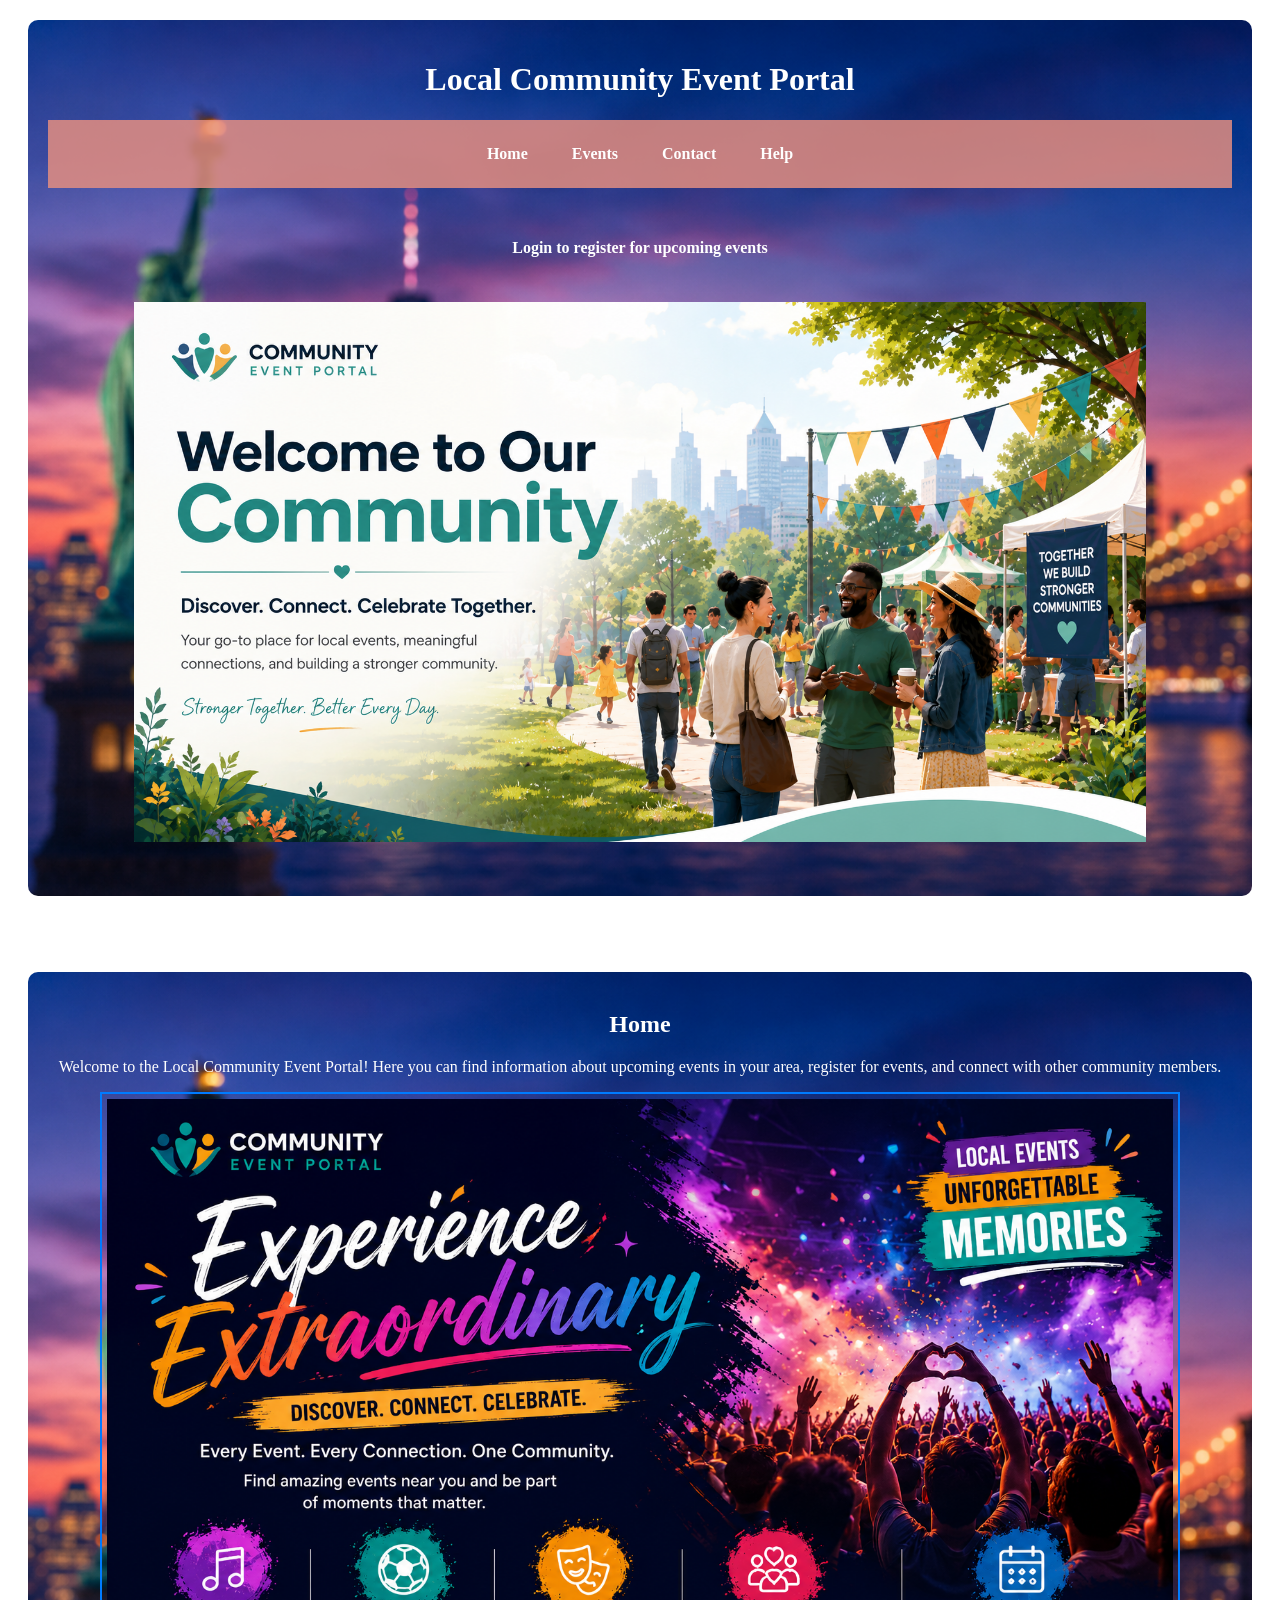
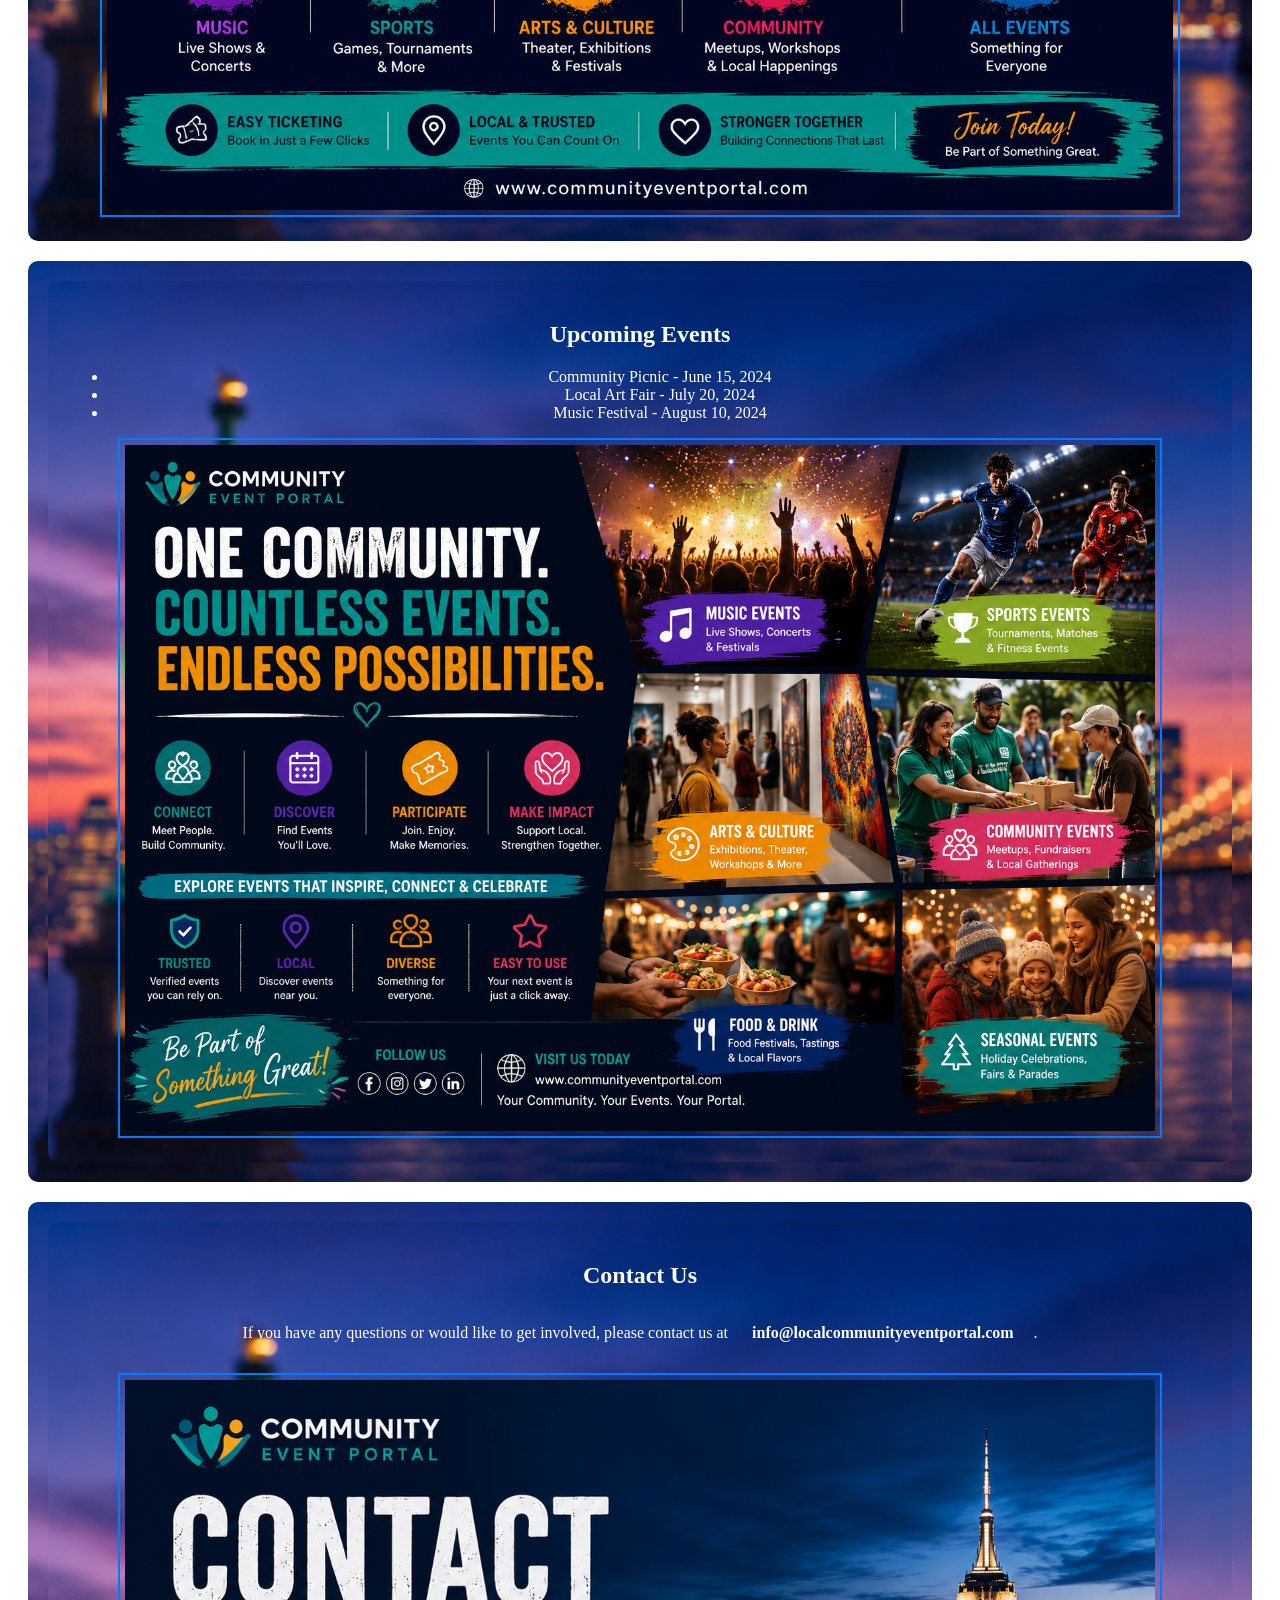
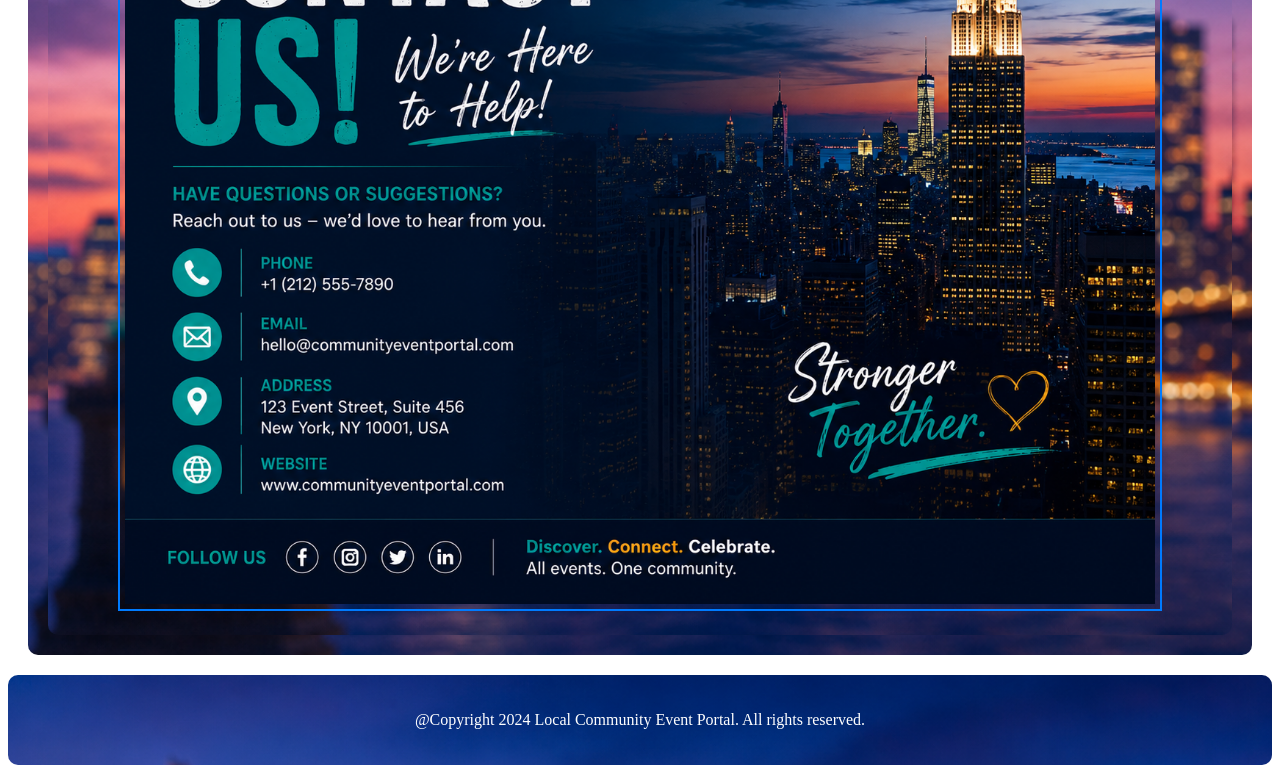
<file: Module 1 -CSS/Local-Community-Event-Portal/index.html>
﻿<!DOCTYPE html>
<html lang="en">
<head>
    <meta charset="UTF-8">
    <meta name="viewport" content="width=device-width, initial-scale=1.0">
    <title>Local Community Event Portal</title>
    <style>
                /* Styles all navigation links */
        a {
            text-decoration: none;   /* Removes underline */
            color: white;            /* Sets text color to white */
            font-weight: bold;       /* Makes text bold */
            display: inline-block;   /* Allows padding and margin */
            margin: 10px;            /* Adds space around links */
            align-items: center;     /* Aligns content (useful in flex layouts) */
            padding: 5px 10px;       /* Adds inner spacing */
            border-radius: 10px;     /* Rounds link corners */
        }

        /* Changes link color when hovered */
        nav a:hover {
            color: #007BFF;
        }

        /* Styles the navigation bar container */
        span {
            display: block;                 /* Makes span behave like a block */
            text-align: center;             /* Centers navigation links */
            margin-top: 10px;               /* Space above navigation */
            background-color: #e68f80d5;    /* Light coral background */
            padding: 10px;                  /* Inner spacing */
        }

        /* Centers images horizontally */
        .image {
            display: block;
            margin-left: auto;
            margin-right: auto;
        }

        /* Adds a border effect to highlighted images */
        .highlight {
            border: 2px solid #007BFF;      /* Blue border */
            padding: 5px;                   /* Space between image and border */
        }

        /* Styles the footer section */
        footer {
            text-align: center;             /* Centers footer text */
            margin-top: 20px;               /* Space above footer */
            padding: 10px;                  /* Inner spacing */
        }

        /* Common styling for all content containers */
        div {
            text-align: center;             /* Centers content */
            margin: 20px;                   /* Space around container */
            padding: 10px;                  /* Inner spacing */
            border-radius: 10px;            /* Rounded corners */
        }

        /* Styles the header/home-page section */
        #home-page {
            background-image: url('images/login-back.png'); /* Background image */
            background-size: cover;         /* Covers entire container */
            color: white;                   /* White text */
            padding: 20px;                  /* Inner spacing */
            border-radius: 10px;            /* Rounded corners */
        }

        /* Styles the Home section */
        #home {
            background-image: url('images/login-back.png');
            background-size: cover;
            color: white;
            padding: 20px;
            border-radius: 10px;
        }

        /* Styles the Events section */
        #events {
            background-image: url('images/login-back.png');
            background-size: cover;
            color: white;
            padding: 20px;
            border-radius: 10px;
        }

        /* Styles the Contact section */
        #contact {
            background-image: url('images/login-back.png');
            background-size: cover;
            color: white;
            padding: 20px;
            border-radius: 10px;
        }

        /* Footer background styling */
        footer {
            background-image: url('images/login-back.png');
            background-size: cover;
            color: white;
            padding: 20px;
            border-radius: 10px;
        }
        
        
    </style>
</head>
<body> 
    <header>
        <div id="home-page">
        <h1 align="center" >Local Community Event Portal</h1>
        <span>
        <nav>
            <a href="#Home">Home </a> 
            <a href="#events">Events </a>
            <a href="#contact">Contact </a>
            <a href="help.html">Help</a>
        </nav>
        </span><br><br>
        <a href="login.html">Login to register for upcoming events</a>
        <div id="welcome-banner">
            <img src="images/welcome.png" alt="Welcome Image" width="90%">
        </div>
        </div>
    </header>
    <br><br>
    <main>
        <div id="home">
        <section id="Home">
            <h1 align="center">Home</h1>
            <p>Welcome to the Local Community Event Portal! Here you can find information about upcoming events in your area, register for events, and connect with other community members.</p>
            <img src="images/home.png" alt="Community Event Image" class="highlight" width="90%" height="90%">
        </section>
        </div>
        <div id="events">
        <section id="events">
            <h1 align="center">Upcoming Events</h1>
            <ul>
                <li>Community Picnic - June 15, 2024</li>
                <li>Local Art Fair - July 20, 2024</li>
                <li>Music Festival - August 10, 2024</li>
            </ul>
            <img src="images/event.png" alt="Upcoming Events" class="highlight" width="90%" height="90%">
        </section>
        </div>
        <div id="contact">
        <section id="contact">
            <h1 align="center">Contact Us</h1>
            <p>If you have any questions or would like to get involved, please contact us at <a href="mailto:info@localcommunityeventportal.com">info@localcommunityeventportal.com</a>.</p>
            <img src="images/contact.png" alt="Contact Us" class="highlight" width="90%" height="90%">
        </section>
        </div>
        
    </main>
    <footer>
        
        <p>@Copyright 2024 Local Community Event Portal. All rights reserved.</p>
    </footer>
</body>
</html>
</file>
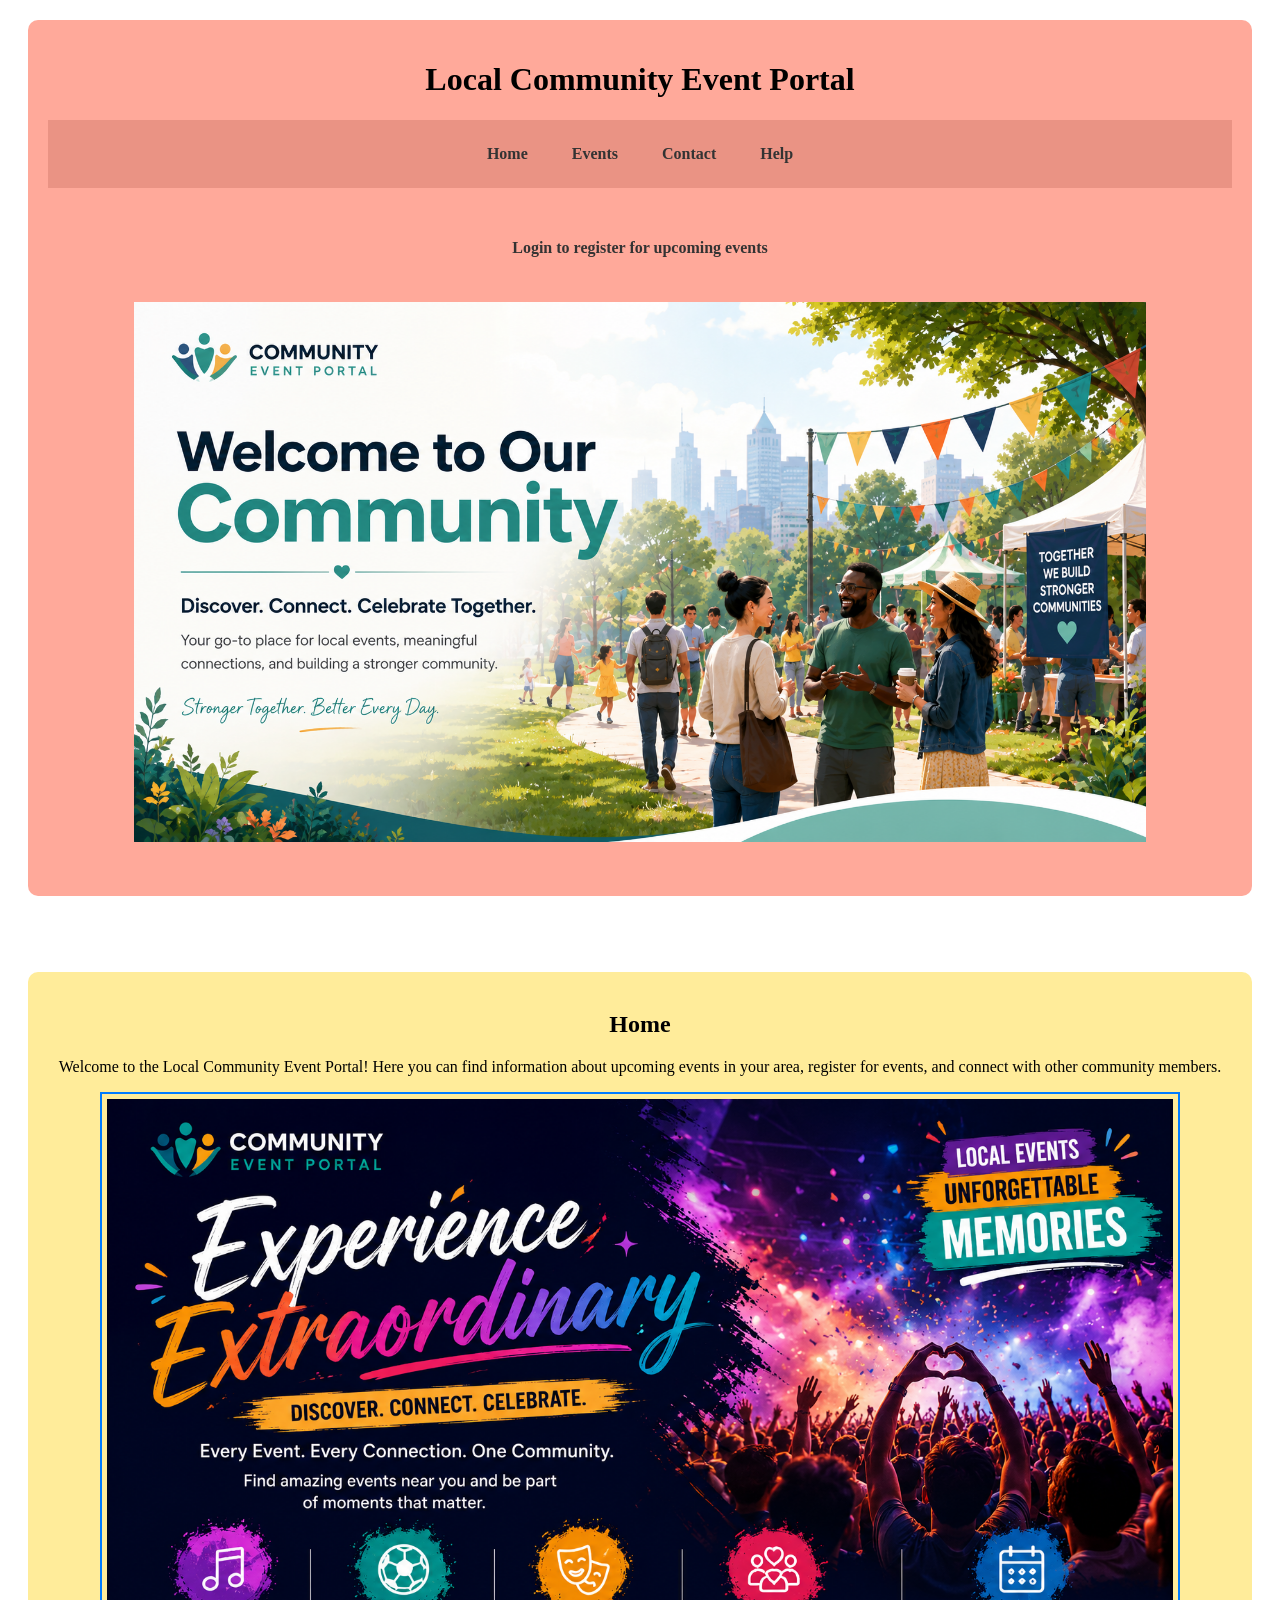
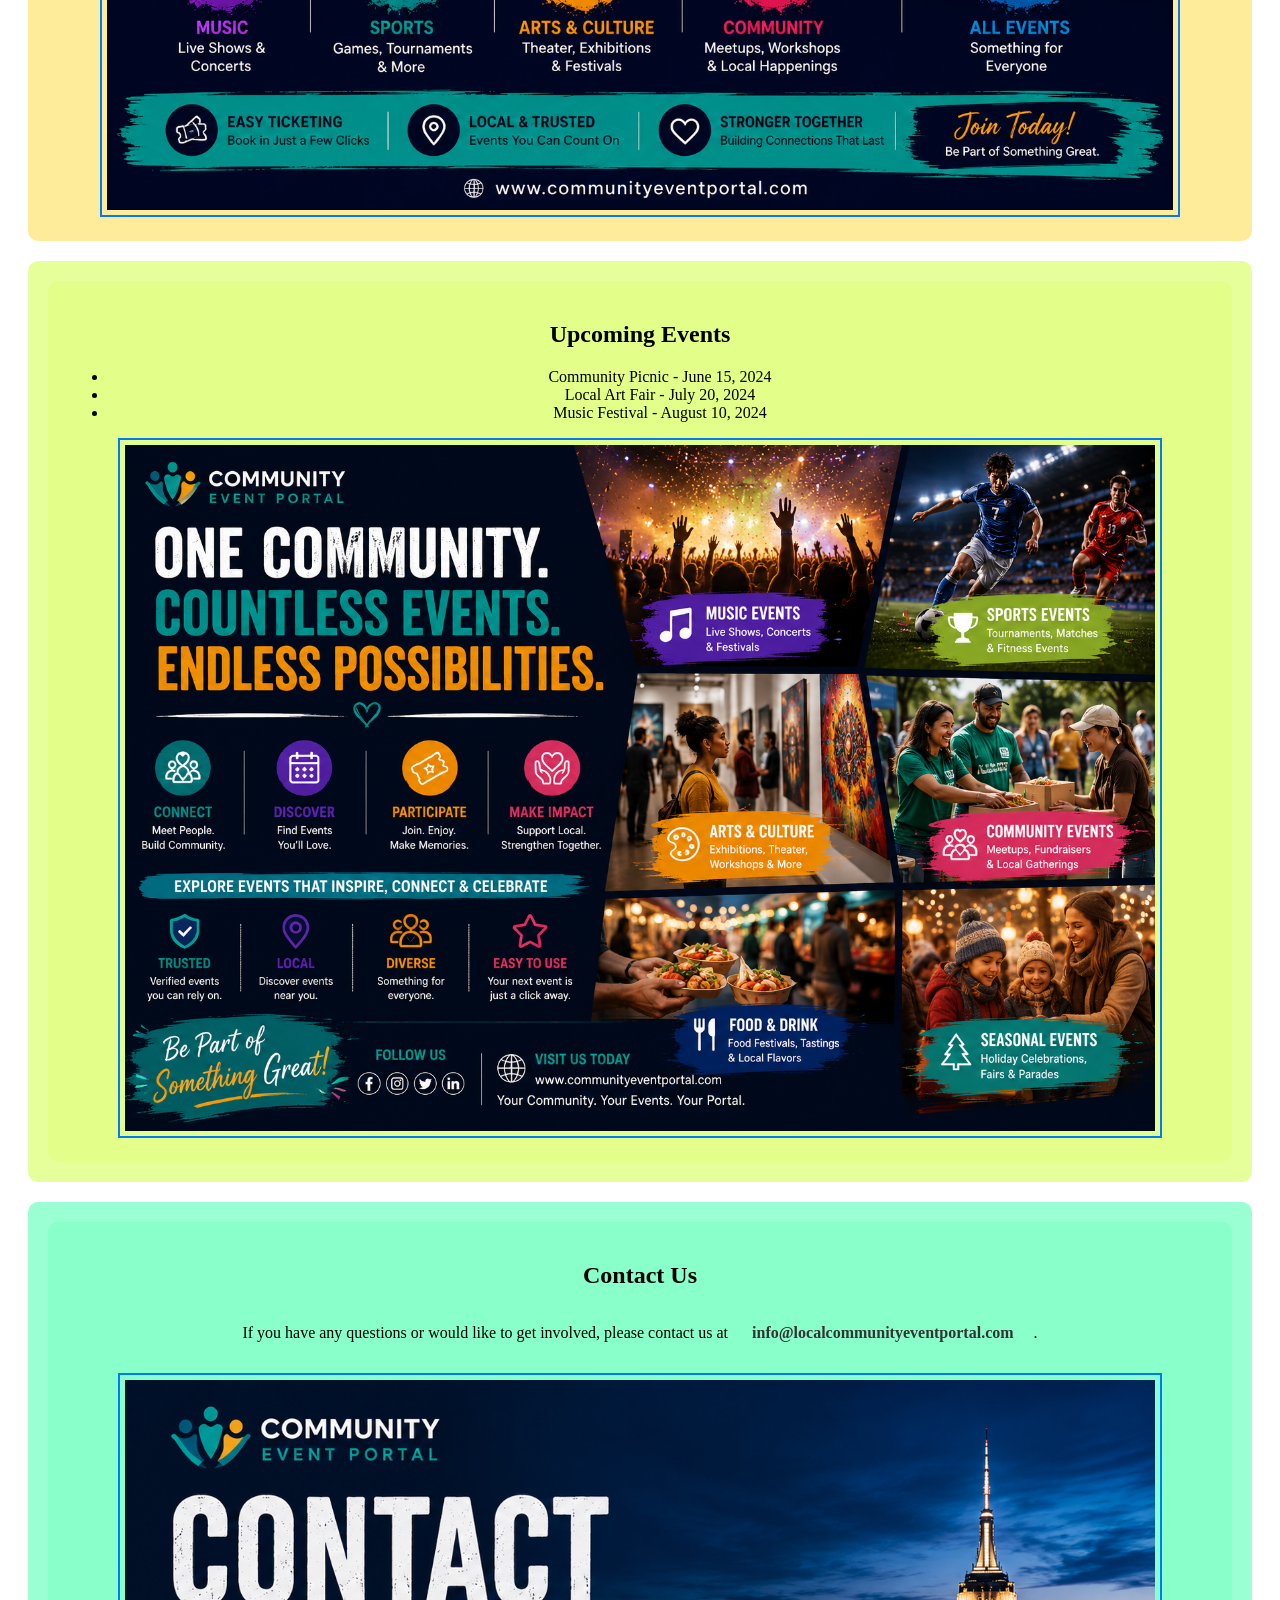
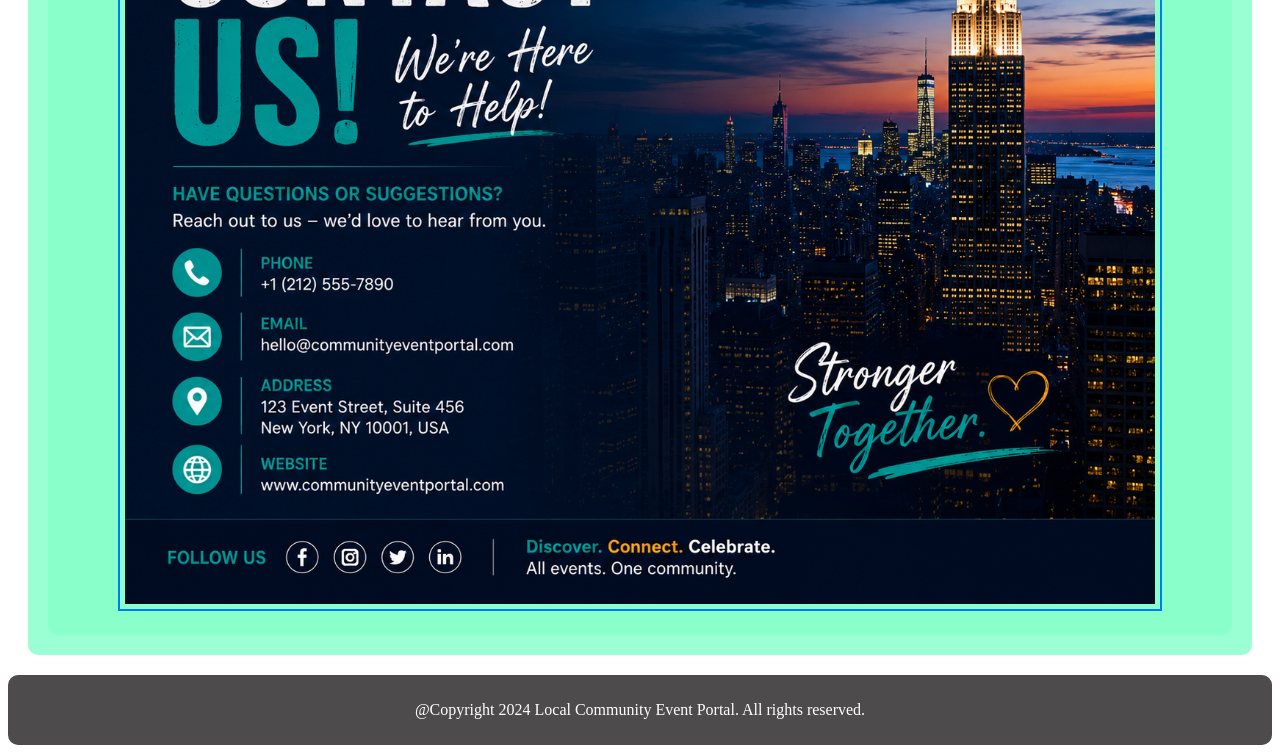
<file: Module 1 -HTML5/Local-Community-Event-Portal/index.html>
<!DOCTYPE html>
<html lang="en">
<head>
    <meta charset="UTF-8">
    <meta name="viewport" content="width=device-width, initial-scale=1.0">
    <title>Local Community Event Portal</title>
    <style>
         a {
            text-decoration: none;
            color: #333;
            font-weight: bold;
            display: inline-block;
            margin: 10px;
            align-items: center;
            padding: 5px 10px;
            border-radius: 10px;
        }
        nav a:hover {
            color: #007BFF;
        }
        span {
            display: block;
            text-align: center;
            margin-top: 10px;
            background-color: #e68f80d5;
            padding: 10px;
        }
        .image {
            display: block;
            margin-left: auto;
            margin-right: auto;
        }
        .highlight {
            border: 2px solid #007BFF;
            padding: 5px;
        }
        footer {
            text-align: center;
            margin-top: 20px;
            padding: 10px;
            
        }
        div{
            text-align: center;
            margin: 20px;
            padding: 10px;
            
            border-radius: 10px;

        }
        #home-page {
            background-color: #ff9987d5;
            padding: 20px;
            border-radius: 10px;
        }
        #home {
            background-color: #ffe987d5;
            padding: 20px;
            border-radius: 10px;
        }
        #events {
            background-color: #e3ff87d5;
            padding: 20px;
            border-radius: 10px;
        }
        #contact {
            background-color: #87ffc9d5;
            padding: 20px;
            border-radius: 10px;
        }
        footer {
            background-color: #2c282ad5;
            padding: 10px;
            border-radius: 10px;
            color: white;
            margin-top: 20px;
            border-radius: 10px;
            padding: 10px;
        }
        
    </style>
</head>
<body> 
    <header>
        <div id="home-page">
        <h1 align="center">Local Community Event Portal</h1>
        <span>
        <nav>
            <a href="#Home">Home </a> 
            <a href="#events">Events </a>
            <a href="#contact">Contact </a>
            <a href="help.html">Help</a>
        </nav>
        </span><br><br>
        <a href="login.html">Login to register for upcoming events</a>
        <div id="welcome-banner">
            <img src="images/welcome.png" alt="Welcome Image" width="90%">
        </div>
        </div>
    </header>
    <br><br>
    <main>
        <div id="home">
        <section id="Home">
            <h1 align="center">Home</h1>
            <p>Welcome to the Local Community Event Portal! Here you can find information about upcoming events in your area, register for events, and connect with other community members.</p>
            <img src="images/home.png" alt="Community Event Image" class="highlight" width="90%" height="90%">
        </section>
        </div>
        <div id="events">
        <section id="events">
            <h1 align="center">Upcoming Events</h1>
            <ul>
                <li>Community Picnic - June 15, 2024</li>
                <li>Local Art Fair - July 20, 2024</li>
                <li>Music Festival - August 10, 2024</li>
            </ul>
            <img src="images/event.png" alt="Upcoming Events" class="highlight" width="90%" height="90%">
        </section>
        </div>
        <div id="contact">
        <section id="contact">
            <h1 align="center">Contact Us</h1>
            <p>If you have any questions or would like to get involved, please contact us at <a href="mailto:info@localcommunityeventportal.com">info@localcommunityeventportal.com</a>.</p>
            <img src="images/contact.png" alt="Contact Us" class="highlight" width="90%" height="90%">
        </section>
        </div>
        
    </main>
    <footer>
        
        <p>@Copyright 2024 Local Community Event Portal. All rights reserved.</p>
    </footer>
</body>
</html>
</file>
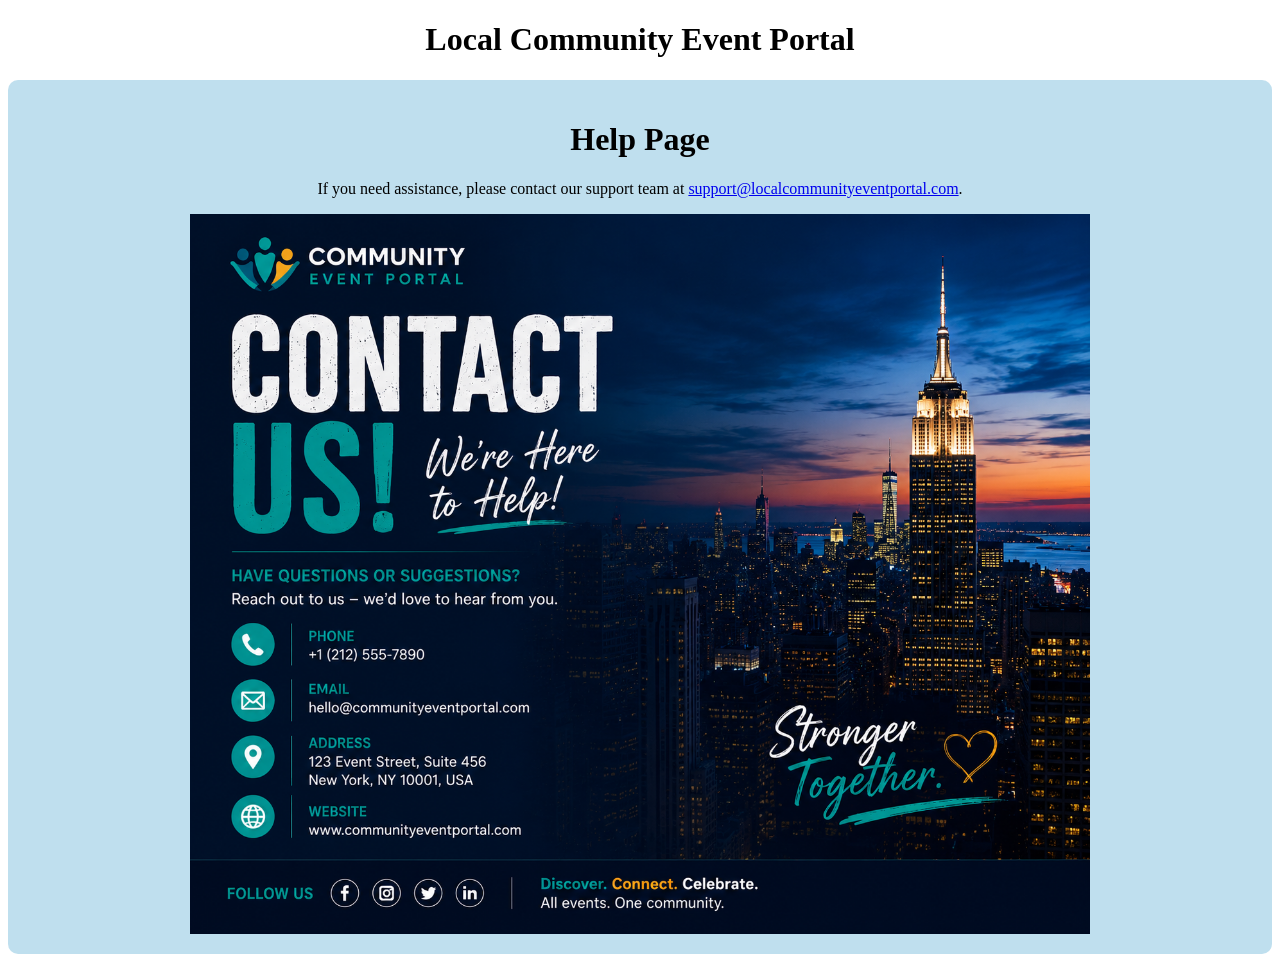
<file: Module 1 -CSS/Local-Community-Event-Portal/help.html>
<!DOCTYPE html>
<html lang="en">
<head>
    <meta charset="UTF-8">
    <meta name="viewport" content="width=device-width, initial-scale=1.0">
    <title>Help - Local Community Event Portal</title>
    <style>
        /* Styles the contact/help section container */
        #contact {
            background-color: #b3d9ebd5; /* Light blue background color */
        padding: 20px;               /* Adds space inside the container */
        border-radius: 10px;         /* Rounds the corners */
        }

        /* Styles all images on the page */
        img {
            display: block;      /* Makes image a block element */
            width: 90%;          /* Responsive width */
            max-width: 900px;    /* Prevents image from becoming too large */
            height: auto;        /* Maintains aspect ratio */
            margin: 0 auto;      /* Centers the image horizontally */
        }
        

    </style>
</head>
<body>
    <header>
        <h1 align="center">Local Community Event Portal</h1>
    </header>
    <main>
        <div id="contact">
        <h1 align="center">Help Page</h1>
        <p align="center">If you need assistance, please contact our support team at <a href="mailto:support@localcommunityeventportal.com">support@localcommunityeventportal.com</a>.</p>
        <img src="images/contact.png" alt="Help Image" width="600" height="400">
        </div>
    </main>
</body>
</html>
</file>
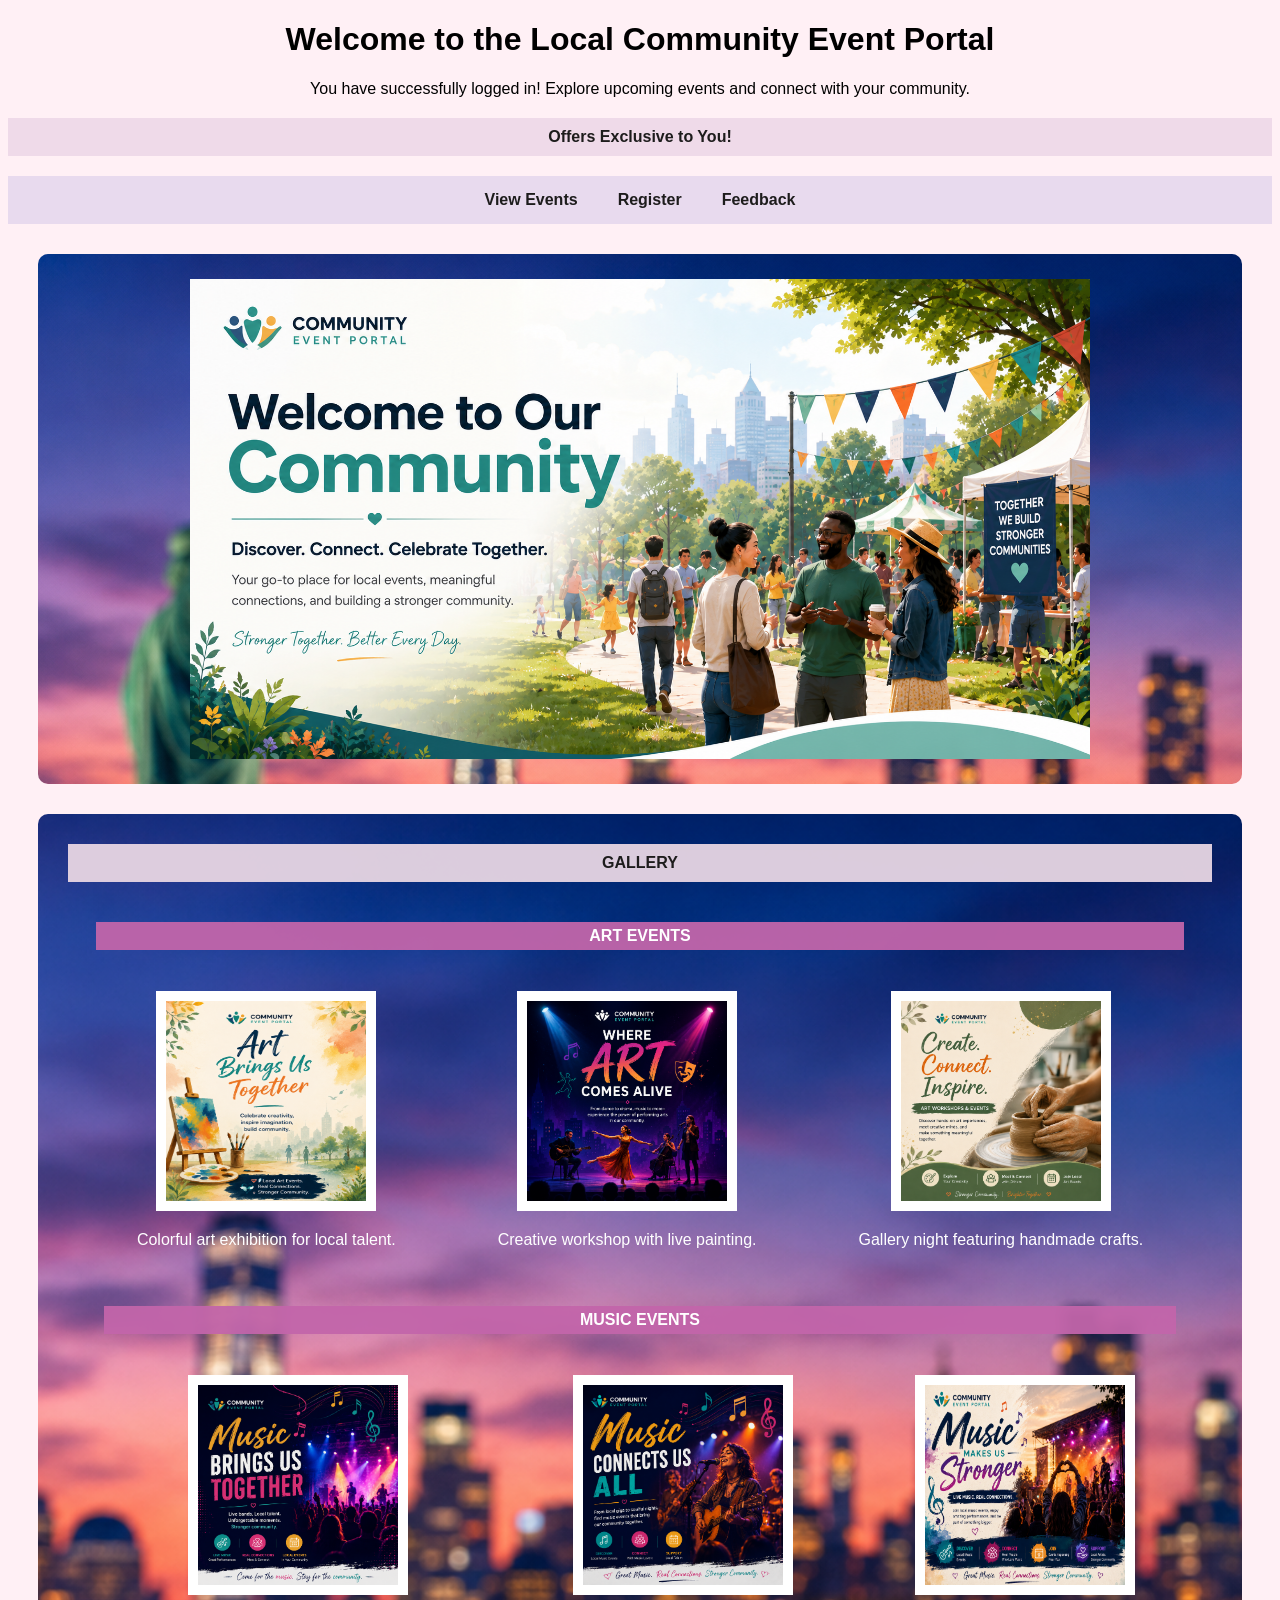
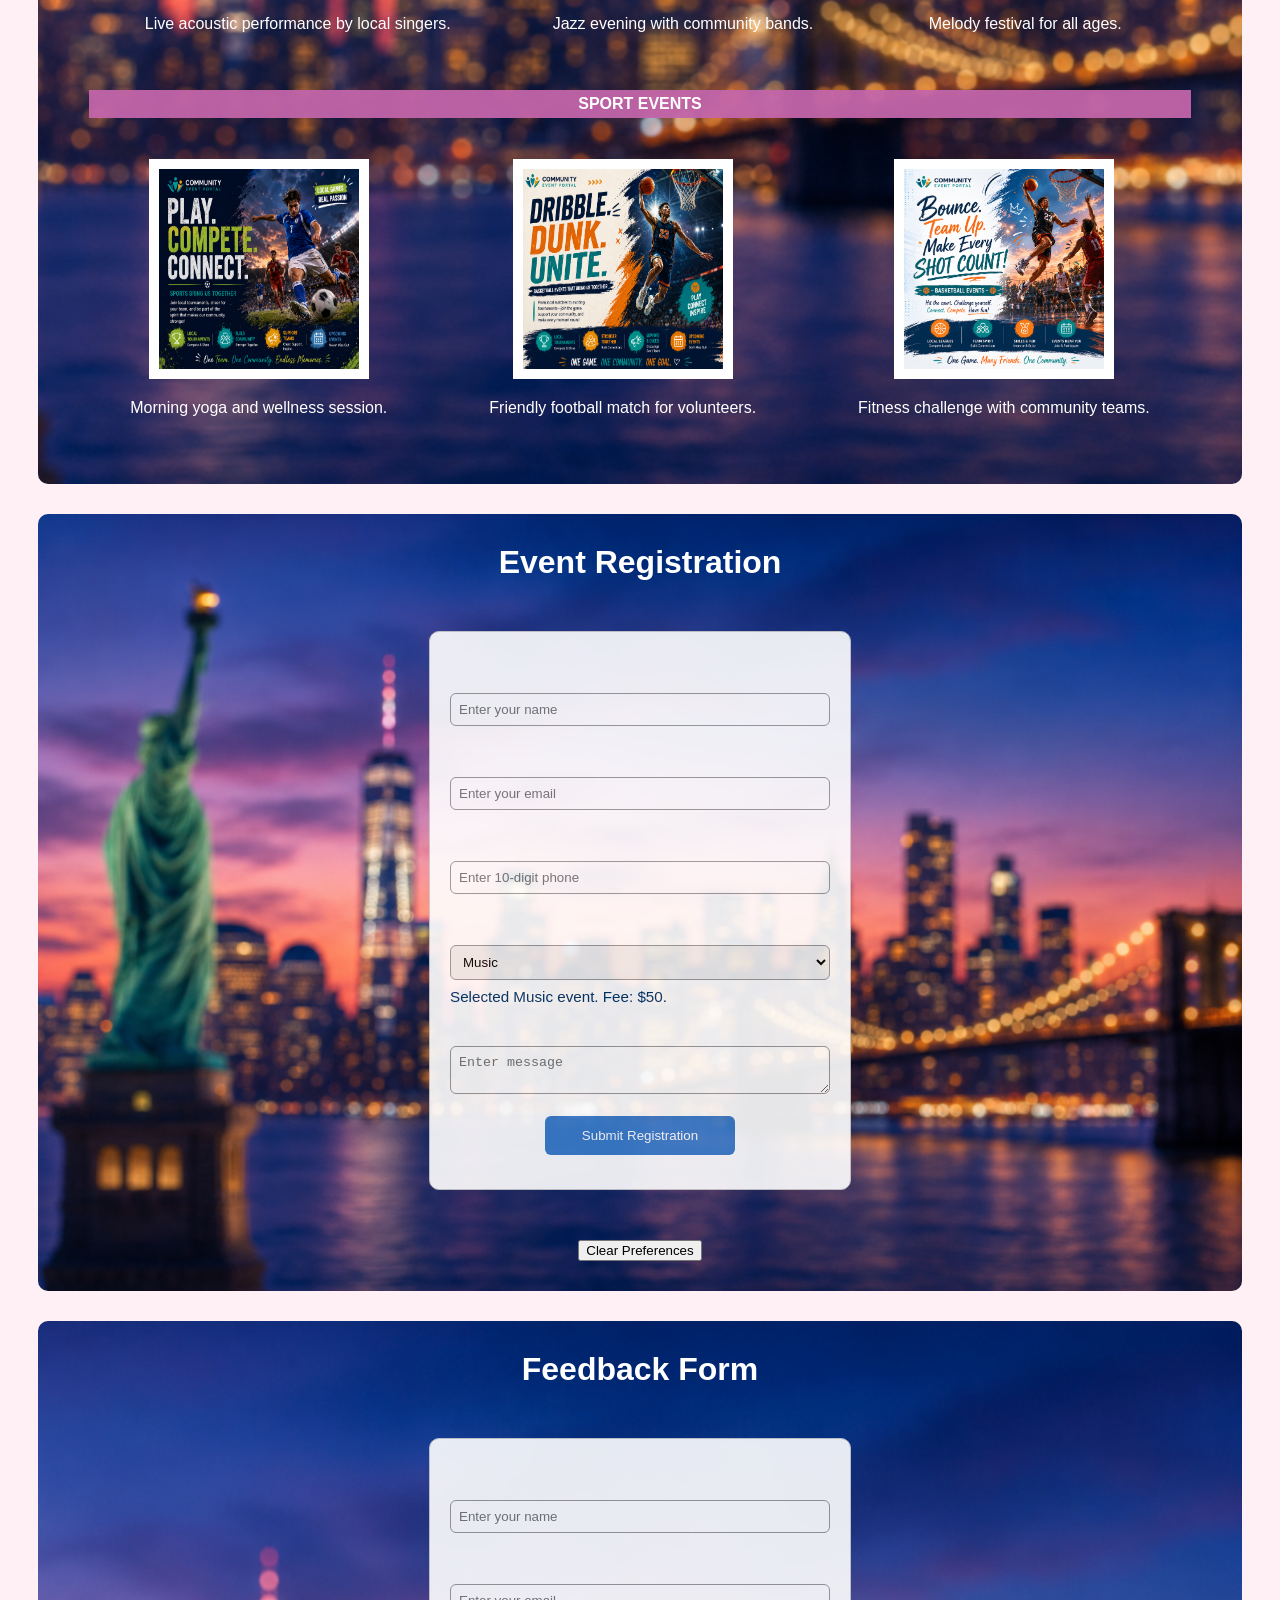
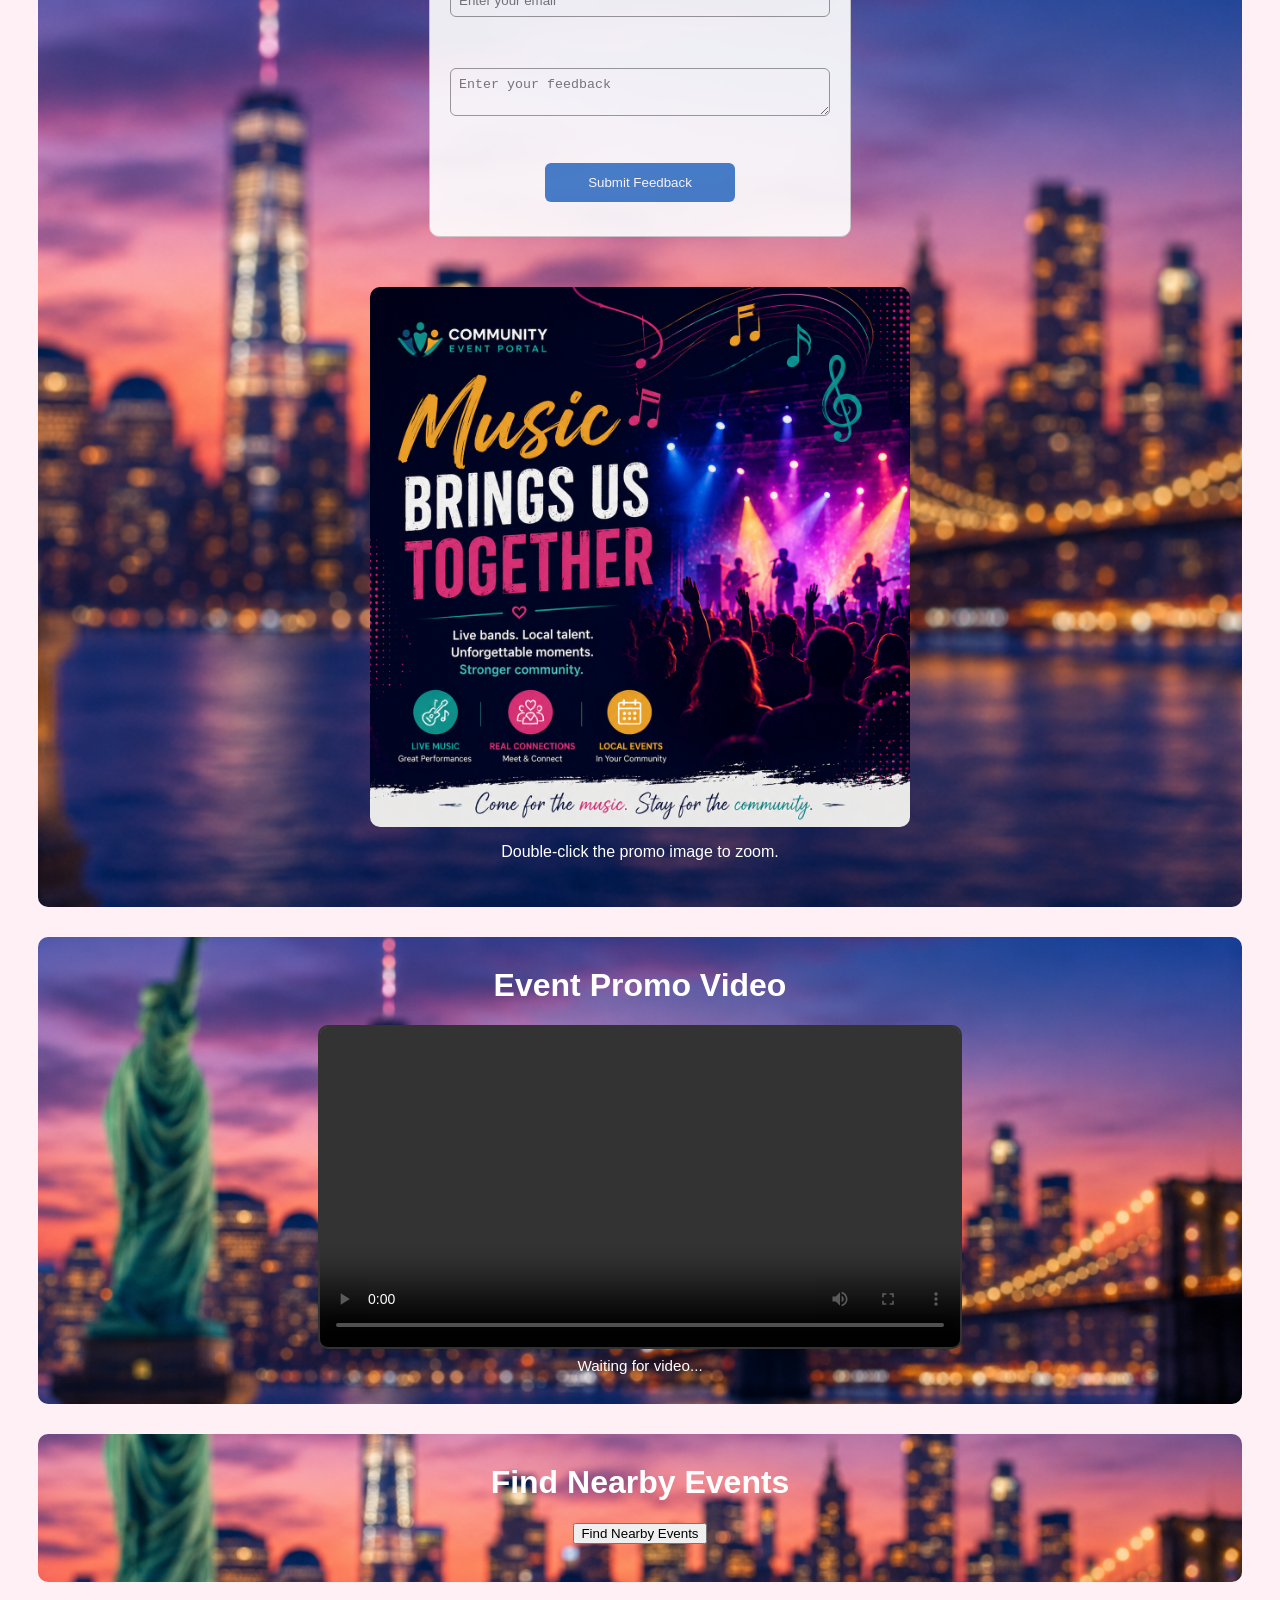
<file: Module 1 -CSS/Local-Community-Event-Portal/login-welcome-banner.html>
﻿<!DOCTYPE html>
<html lang="en">
<head>
    <meta charset="UTF-8">
    <meta name="viewport" content="width=device-width, initial-scale=1.0">
    <title>Welcome - Local Community Event Portal</title>
    <link rel="stylesheet" href="style.css">
    <style>
        
                /* Styles the welcome banner container */
        #welcome-banner {
            background-image: url("images/login-back.png"); /* Background image */
            padding: 25px 0;                                /* Vertical spacing */
            text-align: center;                             /* Center content */
            margin: 30px;                                   /* Outer spacing */
            border-radius: 10px;                            /* Rounded corners */
        }

        /* Styles the welcome banner image */
        #welcome-banner img {
            display: block;         /* Makes image a block element */
            width: 90%;             /* Responsive width */
            max-width: 900px;       /* Maximum image width */
            height: auto;           /* Maintain aspect ratio */
            margin: 0 auto;         /* Center image horizontally */
        }

        /* Common styling for all content sections */
        .section-box {
            margin: 30px;           /* Space around section */
            padding: 30px;          /* Space inside section */
            border-radius: 10px;    /* Rounded corners */
            overflow: hidden;       /* Prevent content overflow */
        }

        /* Removes top margin from section headings */
        .section-box h1 {
            margin-top: 0;
        }

        /* Styles form containers */
        .form-block {
            width: 90%;             /* Responsive width */
            max-width: 700px;       /* Maximum width */
            margin: 0 auto;         /* Center form */
            text-align: left;       /* Left-align form elements */
        }

        /* Styles form labels */
        .form-block label {
            display: block;         /* Place label on new line */
            margin-top: 12px;       /* Space above label */
            font-weight: bold;      /* Bold text */
        }

        /* Styles input fields, dropdowns and textareas */
        .form-block input,
        .form-block select,
        .form-block textarea {
            width: 100%;            /* Full width */
            box-sizing: border-box; /* Include padding in width */
            margin-top: 6px;        /* Space above element */
            padding: 8px;           /* Inner spacing */
            border-radius: 6px;     /* Rounded corners */
            border: 1px solid #999; /* Gray border */
        }

        /* Styles form buttons */
        .form-block button {
            display: block;             /* Block-level button */
            margin: 18px auto 0;        /* Center button */
            padding: 12px 26px;         /* Inner spacing */
            background-color: #3b7cca;  /* Blue background */
            color: white;               /* White text */
            border: none;               /* Remove border */
            border-radius: 6px;         /* Rounded corners */
            cursor: pointer;            /* Pointer on hover */
        }

        /* Styles validation and status messages */
        .status-box {
            margin-top: 8px;        /* Space above message */
            font-size: 0.95rem;     /* Slightly smaller text */
        }

        /* Styles promotional images */
        .promo-image {
            display: block;                     /* Block element */
            margin: 16px auto;                  /* Center image */
            width: 100%;                        /* Responsive width */
            max-width: 540px;                   /* Maximum width */
            border-radius: 10px;                /* Rounded corners */
            cursor: pointer;                    /* Clickable cursor */
            transition: transform 0.3s ease;    /* Smooth zoom effect */
        }

        /* Enlarged image effect */
        .promo-image.enlarged {
            transform: scale(1.22);
        }

        /* Styles the video player */
        #video-section video {
            display: block;          /* Block element */
            width: 100%;             /* Responsive width */
            max-width: 640px;        /* Maximum width */
            margin: 0 auto;          /* Center video */
            border: 2px solid #333;  /* Dark border */
            border-radius: 10px;     /* Rounded corners */
        }

        /* Styles output messages */
        output {
            display: block;          /* Display on new line */
            margin-top: 14px;        /* Space above */
            font-weight: bold;       /* Bold text */
        }

        /* Styles navigation links */
        a {
            color: #1d1c1c;          /* Dark text color */
            text-decoration: none;   /* Remove underline */
            display: inline-block;   /* Allow spacing */
            margin: 0 10px;          /* Horizontal spacing */
            padding: 5px 10px;       /* Inner spacing */
            border-radius: 5px;      /* Rounded corners */
        }
    </style>
</head>
<body>
    <header>
        <h1 align="center">Welcome to the Local Community Event Portal</h1>
    </header>
    <main>
        <p align="center">You have successfully logged in! Explore upcoming events and connect with your community.</p>
        <span style="display: block; text-align: center; margin-top: 20px; font-weight: bold; color: rgb(29, 28, 28); background-color: #efd9e9f0; padding: 10px;">Offers Exclusive to You! </span>
            
        <span style="display: block; text-align: center; margin-top: 20px; font-weight: bold; color: rgb(29, 28, 28); background-color: #e7d9eff0; padding: 10px;"><a href="#image-gallery">View Events</a><a href="#registration-section">Register</a><a href="#feedback-section">Feedback</a></span>

        <div id="welcome-banner">
            <img src="images/welcome.png" alt="Welcome Image" width="90%" height="90%">
        </div>

        <div id="image-gallery" class="section-box" style="background-image: url('images/login-back.png'); background-size: cover; background-position: center; color:white;">
            <span style="display: block; text-align: center; margin-bottom: 20px; font-weight: bold; background-color: #e9d7e4f0; color: #1d1c1c; padding: 10px;">GALLERY</span>
            <table align="center" cellspacing="20">
                <tr>
                    <td colspan="3" style="text-align: center; font-weight: bold; color: white; background-color: #c365aaf0; padding: 5px;">ART EVENTS</td>
                </tr>
                <tr>
                    <td><figure><img src="images/gallery-art1.png" alt="Art Event 1" class="highlight" width="260" height="200" style="background-color:white; padding: 10px;"><figcaption>Colorful art exhibition for local talent.</figcaption></figure></td>
                    <td><figure><img src="images/gallery-art2.png" alt="Art Event 2" class="highlight" width="260" height="200" style="background-color: white; padding: 10px;"><figcaption>Creative workshop with live painting.</figcaption></figure></td>
                    <td><figure><img src="images/gallery-art3.png" alt="Art Event 3" class="highlight" width="260" height="200" style="background-color: white; padding: 10px;"><figcaption>Gallery night featuring handmade crafts.</figcaption></figure></td>
                </tr>
            </table>
            <table align="center" cellspacing="20">
                <tr>
                    <td colspan="3" style="text-align: center; font-weight: bold; color: white; background-color: #c365aaf0; padding: 5px;">MUSIC EVENTS</td>
                </tr>
                <tr>
                    <td><figure><img src="images/gallery-music1.png" alt="Music Event 1" class="highlight" width="260" height="200" style="background-color: white; padding: 10px;"><figcaption>Live acoustic performance by local singers.</figcaption></figure></td>
                    <td><figure><img src="images/gallery-music2.png" alt="Music Event 2" class="highlight" width="260" height="200" style="background-color: white; padding: 10px;"><figcaption>Jazz evening with community bands.</figcaption></figure></td>
                    <td><figure><img src="images/gallery-music3.png" alt="Music Event 3" class="highlight" width="260" height="200" style="background-color: white; padding: 10px;"><figcaption>Melody festival for all ages.</figcaption></figure></td>
                </tr>
            </table>
            <table align="center" cellspacing="20">
                <tr>
                    <td colspan="3" style="text-align: center; font-weight: bold; color: white; background-color: #c365aaf0; padding: 5px;">SPORT EVENTS</td>
                </tr>
                <tr>
                    <td><figure><img src="images/gallery-sport1.png" alt="Sport Event 1" class="highlight" width="260" height="200" style="background-color: white; padding: 10px;"><figcaption>Morning yoga and wellness session.</figcaption></figure></td>
                    <td><figure><img src="images/gallery-sport2.png" alt="Sport Event 2" class="highlight" width="260" height="200" style="background-color: white; padding: 10px;"><figcaption>Friendly football match for volunteers.</figcaption></figure></td>
                    <td><figure><img src="images/gallery-sport3.png" alt="Sport Event 3" class="highlight" width="260" height="200" style="background-color: white; padding: 10px;"><figcaption>Fitness challenge with community teams.</figcaption></figure></td>
                </tr>
            </table>
        </div>

        <div id="registration-section" class="section-box" style="background-image: url('images/login-back.png'); background-size: cover; background-position: center; color:white;">
            <h1 align="center">Event Registration</h1>
            <div class="form-block">
                <form onsubmit="return false;">
                    <label for="regName">Name:</label>
                    <input type="text" id="regName" placeholder="Enter your name" required oninput="formDirty=true">

                    <label for="regEmail">Email:</label>
                    <input type="email" id="regEmail" placeholder="Enter your email" required oninput="formDirty=true">

                    <label for="regPhone">Phone Number:</label>
                    <input type="tel" id="regPhone" placeholder="Enter 10-digit phone" onblur="validatePhone()" required oninput="formDirty=true">
                    <div id="phoneValidation" class="status-box"></div>

                    <label for="eventType">Event Type:</label>
                    <select id="eventType" onchange="updateFee()" required>
                        <option>Music</option>
                        <option>Art</option>
                        <option>Sports</option>
                    </select>
                    <div id="feeDisplay" class="status-box"></div>

                    <label for="message">Message:</label>
                    <textarea id="message" placeholder="Enter message" oninput="formDirty=true"></textarea>

                    <button type="button" onclick="submitRegistration()">Submit Registration</button>
                    <output id="registerResult"></output>
                </form>
            </div>
            <div style="text-align:center; margin-top: 12px;">
                <button type="button" onclick="clearPreferences()">Clear Preferences</button>
            </div>
        </div>

        <div id="feedback-section" class="section-box" style="background-image: url('images/login-back.png'); background-size: cover; background-position: center; color:white;">
            <h1 align="center">Feedback Form</h1>
            <div class="form-block">
                <form onsubmit="return false;">
                    <label for="feedbackName">Name:</label>
                    <input type="text" id="feedbackName" placeholder="Enter your name" required oninput="formDirty=true">

                    <label for="feedbackEmail">Email:</label>
                    <input type="email" id="feedbackEmail" placeholder="Enter your email" required oninput="formDirty=true">

                    <label for="feedback">Feedback:</label>
                    <textarea id="feedback" placeholder="Enter your feedback" onkeyup="countFeedbackChars()" required></textarea>
                    <div id="feedbackChars" class="status-box">Characters: 0</div>

                    <button type="button" onclick="submitFeedback()">Submit Feedback</button>
                    <output id="feedbackResult"></output>
                </form>
            </div>

            <figure style="text-align:center; margin-top: 25px;">
                <img id="promoImage" src="images/gallery-music1.png" alt="Event promo" class="promo-image" ondblclick="toggleImageSize()" title="Double-click to enlarge">
                <figcaption>Double-click the promo image to zoom.</figcaption>
            </figure>
        </div>

        <div id="video-section" class="section-box" style="background-image: url('images/login-back.png'); background-size: cover; background-position: center; color:white;">
            <h1 align="center">Event Promo Video</h1>
            <video controls oncanplay="videoReady()" id="promoVideo">
                <source src="https://www.w3schools.com/html/mov_bbb.mp4" type="video/mp4">
                Your browser does not support HTML5 video.
            </video>
            <div id="videoStatus" class="status-box">Waiting for video...</div>
        </div>

        <div id="geolocation-section" class="section-box" style="background-image: url('images/login-back.png'); background-size: cover; background-position: center; color:white;">
            <h1 align="center">Find Nearby Events</h1>
            <div style="text-align:center;">
                <button type="button" onclick="findNearbyEvents()">Find Nearby Events</button>
                <div id="geoResult" class="status-box"></div>
            </div>
        </div>
    </main>

    <script>
        let formDirty = false;

        function validatePhone() {
            const phone = document.getElementById('regPhone').value.trim();
            const validation = document.getElementById('phoneValidation');
            const pattern = /^\d{10}$/;
            if (!pattern.test(phone)) {
                validation.textContent = 'Phone number must be 10 digits.';
                validation.style.color = 'red';
                return false;
            }
            validation.textContent = 'Phone number looks good.';
            validation.style.color = 'green';
            return true;
        }

        function updateFee() {
            const fees = { Music: 50, Art: 40, Sports: 30 };
            const select = document.getElementById('eventType');
            const feeDisplay = document.getElementById('feeDisplay');
            const type = select.value;
            feeDisplay.textContent = `Selected ${type} event. Fee: $${fees[type]}.`;
            feeDisplay.style.color = '#003366';
            localStorage.setItem('preferredEventType', type);
            sessionStorage.setItem('preferredEventType', type);
            formDirty = true;
        }

        function submitRegistration() {
            const name = document.getElementById('regName').value.trim();
            const email = document.getElementById('regEmail').value.trim();
            const date = document.getElementById('date').value;
            const eventType = document.getElementById('eventType').value;
            const validPhone = validatePhone();
            const result = document.getElementById('registerResult');
            if (!name || !email || !date || !validPhone) {
                result.textContent = 'Please complete the registration form and fix any errors.';
                result.style.color = 'red';
                return;
            }
            result.textContent = `Thank you, ${name}! Your ${eventType} event is registered for ${date}.`;
            result.style.color = 'green';
            formDirty = false;
            alert('Registration confirmed. Thank you for signing up!');
        }

        function countFeedbackChars() {
            const feedback = document.getElementById('feedback');
            const chars = document.getElementById('feedbackChars');
            chars.textContent = `Characters: ${feedback.value.length}`;
            formDirty = feedback.value.length > 0;
        }

        function toggleImageSize() {
            const image = document.getElementById('promoImage');
            image.classList.toggle('enlarged');
        }

        function videoReady() {
            const status = document.getElementById('videoStatus');
            status.textContent = 'Video ready to play.';
            status.style.color = 'green';
        }

        function clearPreferences() {
            localStorage.removeItem('preferredEventType');
            sessionStorage.removeItem('preferredEventType');
            const eventType = document.getElementById('eventType');
            eventType.selectedIndex = 0;
            const feeDisplay = document.getElementById('feeDisplay');
            feeDisplay.textContent = 'Preferences cleared. Default event type is selected.';
            feeDisplay.style.color = '#333';
            document.getElementById('registerResult').textContent = 'Preferences cleared.';
            document.getElementById('registerResult').style.color = '#333';
            formDirty = false;
        }

        function findNearbyEvents() {
            const result = document.getElementById('geoResult');
            if (!navigator.geolocation) {
                result.textContent = 'Geolocation is not supported by your browser.';
                result.style.color = 'red';
                return;
            }
            result.textContent = 'Looking for nearby events...';
            result.style.color = '#003366';
            navigator.geolocation.getCurrentPosition(
                position => {
                    result.textContent = `Latitude: ${position.coords.latitude.toFixed(5)}, Longitude: ${position.coords.longitude.toFixed(5)}.`;
                    result.style.color = 'green';
                },
                error => {
                    if (error.code === error.PERMISSION_DENIED) {
                        result.textContent = 'Permission denied. Please allow location access to find nearby events.';
                    } else if (error.code === error.TIMEOUT) {
                        result.textContent = 'Location request timed out. Try again in a moment.';
                    } else {
                        result.textContent = `Unable to fetch location: ${error.message}`;
                    }
                    result.style.color = 'red';
                },
                { enableHighAccuracy: true, timeout: 10000, maximumAge: 0 }
            );
        }

        window.addEventListener('beforeunload', function (event) {
            if (formDirty) {
                event.preventDefault();
                event.returnValue = 'You have unfinished changes. Are you sure you want to leave?';
                return event.returnValue;
            }
        });

        window.addEventListener('DOMContentLoaded', function () {
            const savedType = localStorage.getItem('preferredEventType');
            if (savedType) {
                const eventType = document.getElementById('eventType');
                eventType.value = savedType;
            }
            updateFee();
            countFeedbackChars();
        });

        function submitFeedback() {
            const name = document.getElementById('feedbackName').value.trim();
            const email = document.getElementById('feedbackEmail').value.trim();
            const feedback = document.getElementById('feedback').value.trim();
            const result = document.getElementById('feedbackResult');
            if (!name || !email || !feedback) {
                result.textContent = 'Please fill in your feedback details before submitting.';
                result.style.color = 'red';
                return;
            }
            result.textContent = 'Thank you for your feedback! We appreciate your input.';
            result.style.color = 'green';
            formDirty = false;
        }
    </script>
</body>
</html>
</file>
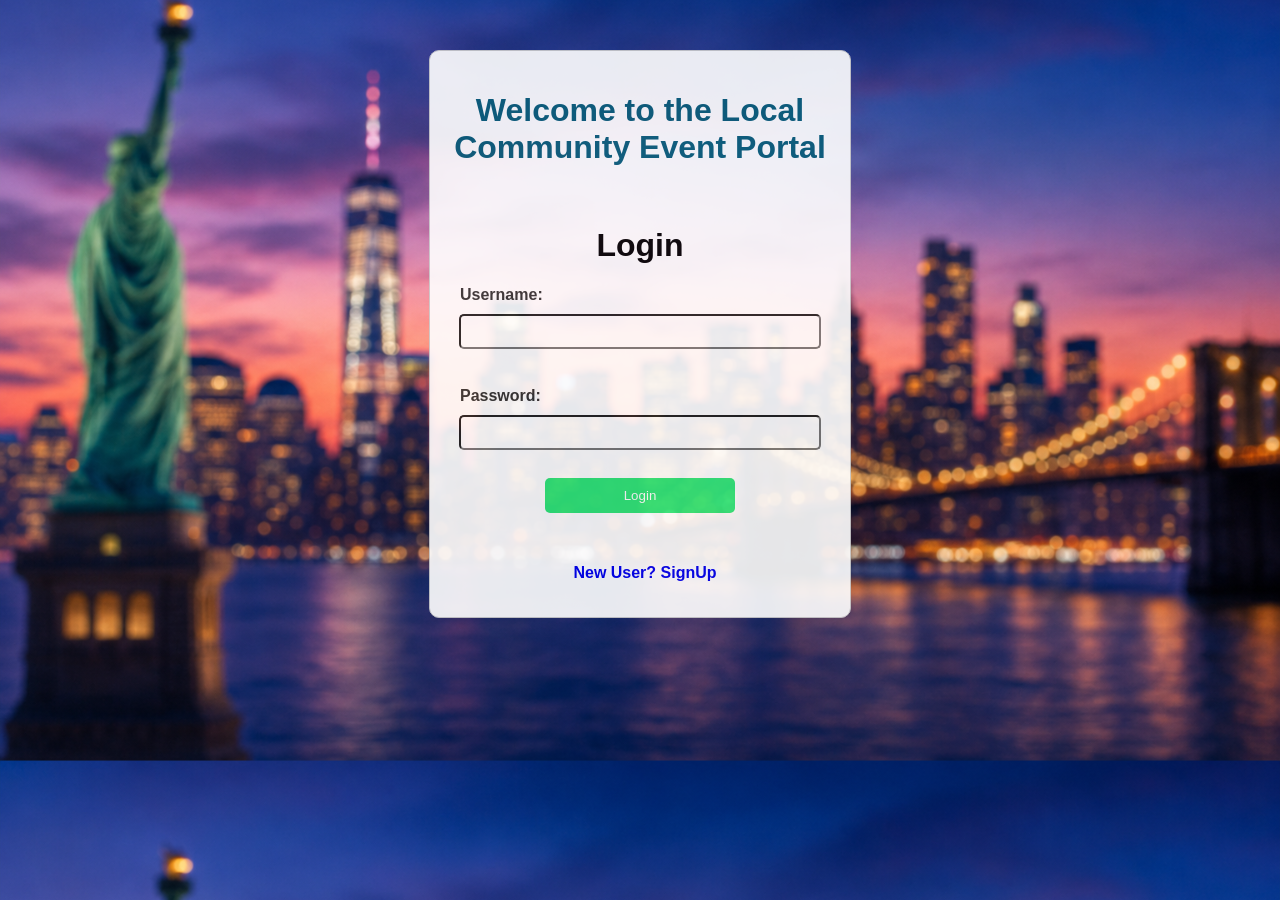
<file: Module 1 -CSS/Local-Community-Event-Portal/login.html>
<!DOCTYPE html>
<html lang="en">
<head>
    <meta charset="UTF-8">
    <meta name="viewport" content="width=device-width, initial-scale=1.0">
    <title>Login - Local Community Event Portal</title>
    <link rel="stylesheet" href="style.css">
    <style>
                /* Styles labels inside the login form */
        form {
            label {
                display: block;      /* Places label on a new line */
                margin: 10px;        /* Adds space around labels */
                font-weight: bold;   /* Makes label text bold */
                text-align: left;    /* Aligns label text to the left */
                opacity: 0.8;        /* Makes labels slightly transparent */
            }
        }

        /* Styles hyperlinks */
        a {
            text-decoration: none;  /* Removes underline */
            font-weight: bold;      /* Makes link text bold */
            display: inline-block;  /* Allows padding and margin */
            margin: 10px;           /* Space around link */
            align-items: center;    /* Aligns content (useful in flex layouts) */
            padding: 5px 10px;      /* Inner spacing */
            border-radius: 10px;    /* Rounded corners */
        }

        /* Styles the page background */
        body {
            background-image: url("images/login-back.png"); /* Background image */
            background-size: cover;                         /* Covers entire page */
            background-position: center;                    /* Centers image */
        }
    </style>
</head>
<body>
    
    <main>
    
        <form action="login-welcome-banner.html" method="post">
            <h1 align="center" style="color: #075d79;">Welcome to the Local Community Event Portal</h1><br>
            <h1 align="center">Login</h1>
            <label for="username">Username:</label>
            <input type="text" id="username" name="username" required><br><br>
            <label for="password">Password:</label>
            <input type="password" id="password" name="password" required><br><br>
            <button type="submit" value="Login">Login</button><br><br>
            <a href="signup.html" style="margin-left: 20px;">New User? SignUp </a>
        </form>
    
    </main>
</body>
</html>
</file>
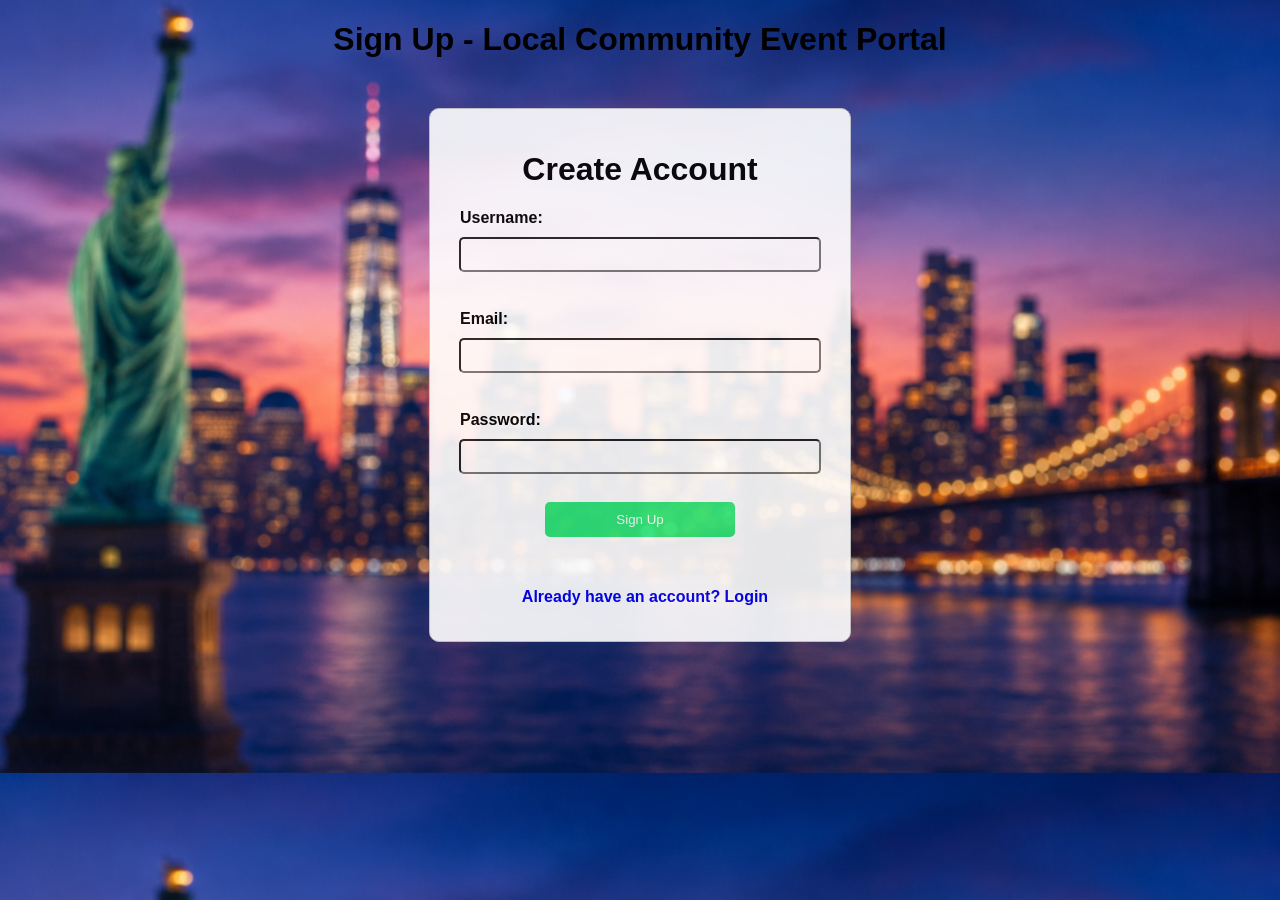
<file: Module 1 -CSS/Local-Community-Event-Portal/signup.html>
<!DOCTYPE html>
<html lang="en">
<head>
    <meta charset="UTF-8">
    <meta name="viewport" content="width=device-width, initial-scale=1.0">
    <title>Sign Up - Local Community Event Portal</title>
    <link rel="stylesheet" href="style.css">
    <style>
                /* Styles labels inside the signup form */
        form {
            label {
                display: block;      /* Places each label on a new line */
                margin: 10px;        /* Adds spacing around labels */
                font-weight: bold;   /* Makes label text bold */
                text-align: left;    /* Aligns label text to the left */
            }
        }

        /* Styles hyperlinks */
        a {
            text-decoration: none;  /* Removes underline from links */
            font-weight: bold;      /* Makes link text bold */
            display: inline-block;  /* Allows padding and margins */
            margin: 10px;           /* Adds spacing around links */
            align-items: center;    /* Aligns content inside link */
            padding: 5px 10px;      /* Adds inner spacing */
            border-radius: 10px;    /* Rounds link corners */
        }

/* Styles the page background */
body {
    background-image: url("images/login-back.png"); /* Sets background image */
    background-size: cover;                         /* Makes image cover entire page */
    background-position: center;                    /* Centers the image */
}
    </style>
</head>
<body>
    <header>
        <h1 align="center">Sign Up - Local Community Event Portal</h1>
    </header>
    <main>
        <form action="login.html" method="post">
            <h1 align="center">Create Account</h1>
            <label for="username">Username:</label>
            <input type="text" id="username" name="username" required><br><br>
            <label for="email">Email:</label>
            <input type="email" id="email" name="email" required><br><br>
            <label for="password">Password:</label>
            <input type="password" id="password" name="password" required><br><br>
            <button type="submit" value="Sign Up">Sign Up</button><br><br>
            <a href="login.html" style="margin-left: 20px;">Already have an account? Login </a>
        </form>
    </main>
</body>
</html>
</file>
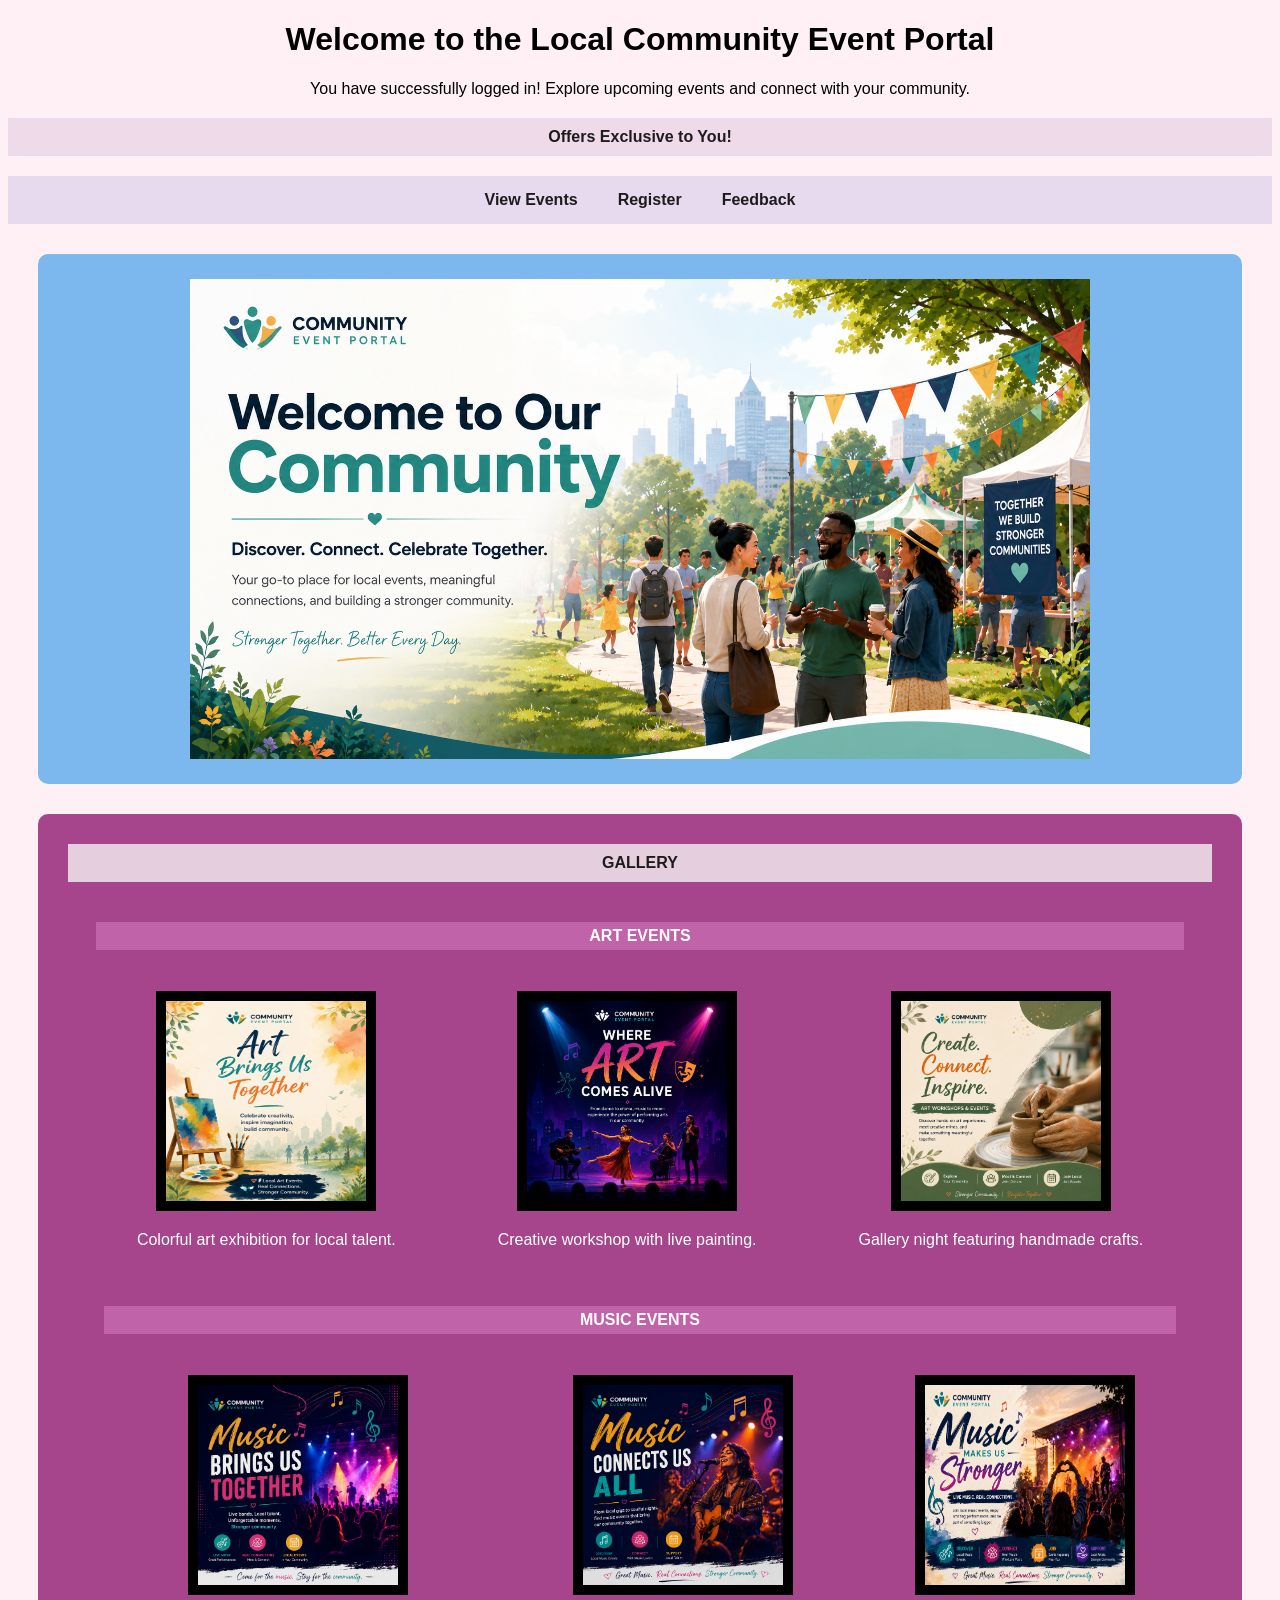
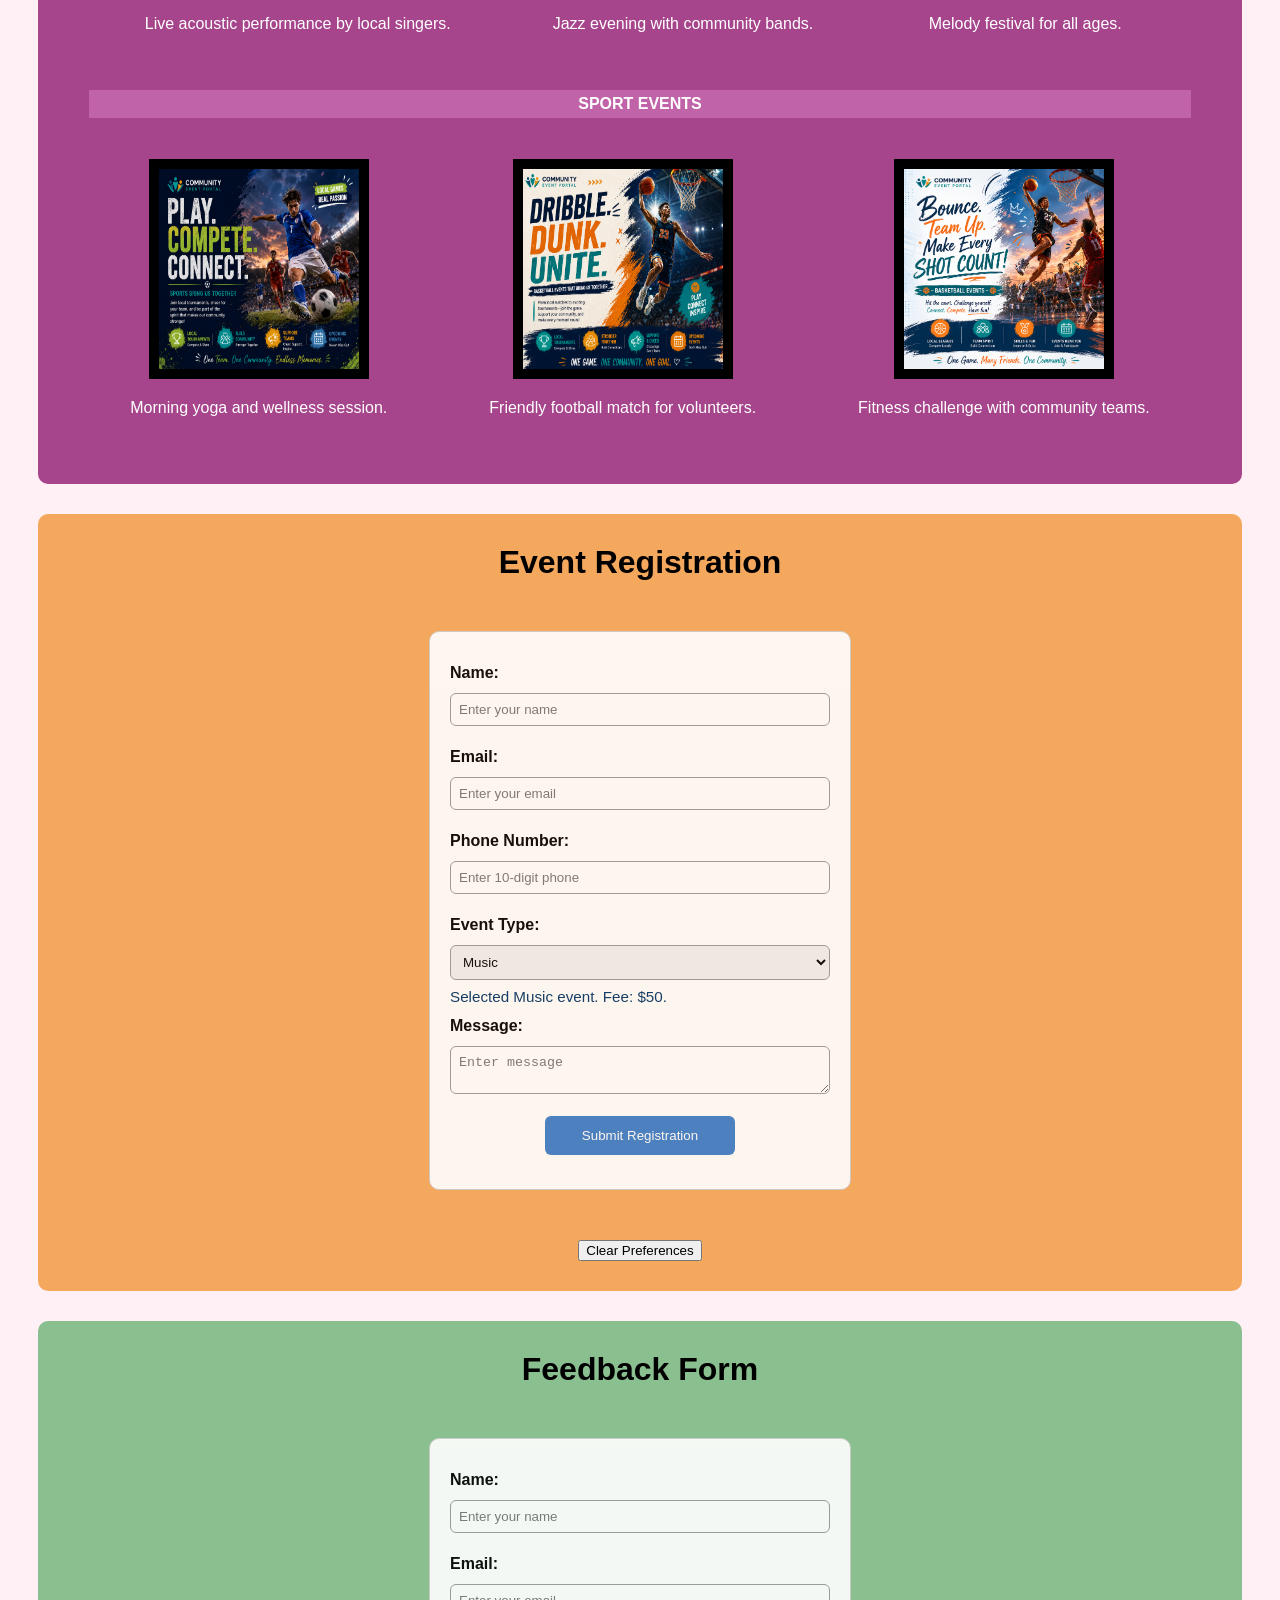
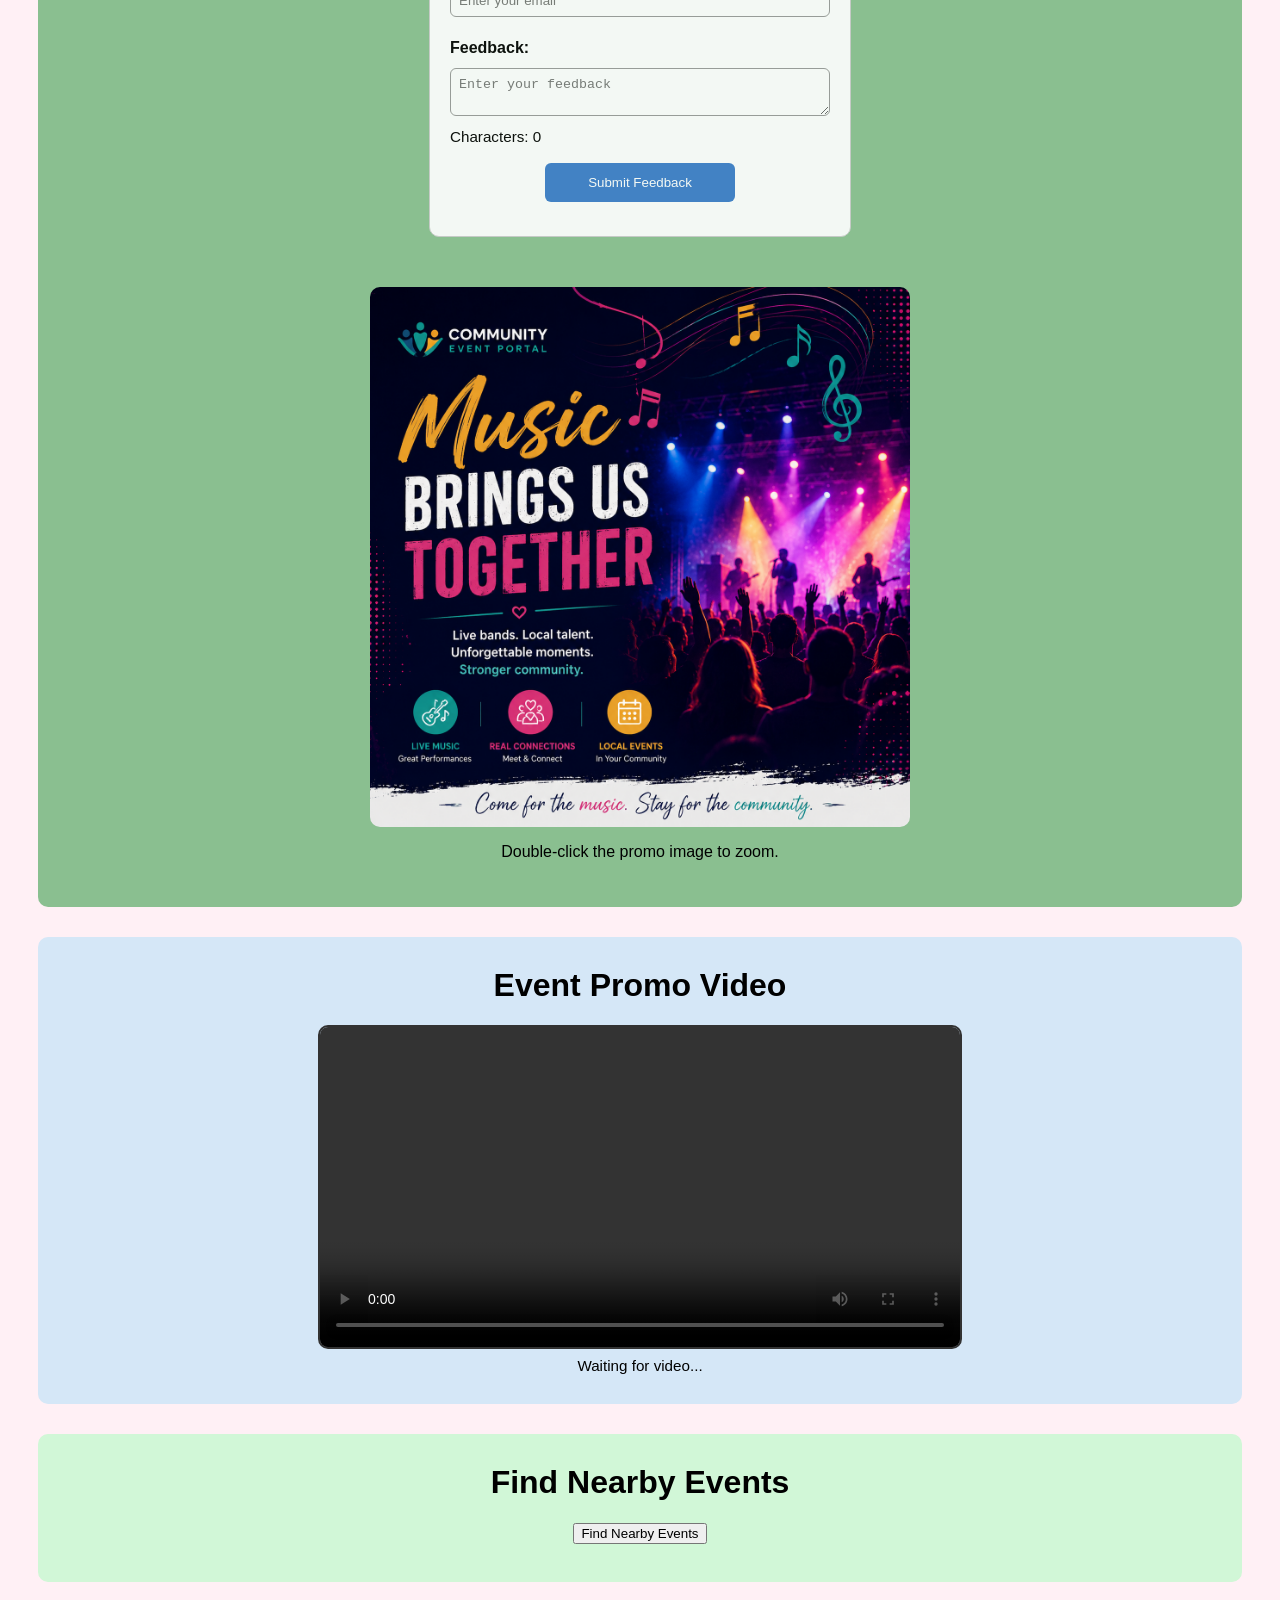
<file: Module 1 -HTML5/Local-Community-Event-Portal/login-welcome-banner.html>
﻿<!DOCTYPE html>
<html lang="en">
<head>
    <meta charset="UTF-8">
    <meta name="viewport" content="width=device-width, initial-scale=1.0">
    <title>Welcome - Local Community Event Portal</title>
    <link rel="stylesheet" href="style.css">
    <style>
        #welcome-banner {
            background-color: #7cb8ed;
            padding: 25px 0;
            text-align: center;
            margin: 30px;
            border-radius: 10px;
        }

        #welcome-banner img {
            display: block;
            width: 90%;
            max-width: 900px;
            height: auto;
            margin: 0 auto;
        }

        .section-box {
            margin: 30px;
            padding: 30px;
            border-radius: 10px;
            overflow: hidden;
        }

        .section-box h1 {
            margin-top: 0;
        }

        .form-block {
            width: 90%;
            max-width: 700px;
            margin: 0 auto;
            text-align: left;
        }

        .form-block label {
            display: block;
            margin-top: 12px;
            font-weight: bold;
        }

        .form-block input,
        .form-block select,
        .form-block textarea {
            width: 100%;
            box-sizing: border-box;
            margin-top: 6px;
            padding: 8px;
            border-radius: 6px;
            border: 1px solid #999;
        }

        .form-block button {
            display: block;
            margin: 18px auto 0;
            padding: 12px 26px;
            background-color: #3b7cca;
            color: white;
            border: none;
            border-radius: 6px;
            cursor: pointer;
        }

        .status-box {
            margin-top: 8px;
            font-size: 0.95rem;
        }

        .promo-image {
            display: block;
            margin: 16px auto;
            width: 100%;
            max-width: 540px;
            border-radius: 10px;
            cursor: pointer;
            transition: transform 0.3s ease;
        }

        .promo-image.enlarged {
            transform: scale(1.22);
        }

        #video-section video {
            display: block;
            width: 100%;
            max-width: 640px;
            margin: 0 auto;
            border: 2px solid #333;
            border-radius: 10px;
        }

        output {
            display: block;
            margin-top: 14px;
            font-weight: bold;
        }
        a{
            color: #1d1c1c;
            text-decoration: none;
            display: inline-block;
            margin: 0 10px;
            padding: 5px 10px;
            border-radius: 5px;
        }
    </style>
</head>
<body>
    <header>
        <h1 align="center">Welcome to the Local Community Event Portal</h1>
    </header>
    <main>
        <p align="center">You have successfully logged in! Explore upcoming events and connect with your community.</p>
        <span style="display: block; text-align: center; margin-top: 20px; font-weight: bold; color: rgb(29, 28, 28); background-color: #efd9e9f0; padding: 10px;">Offers Exclusive to You! </span>
            
        <span style="display: block; text-align: center; margin-top: 20px; font-weight: bold; color: rgb(29, 28, 28); background-color: #e7d9eff0; padding: 10px;"><a href="#image-gallery">View Events</a><a href="#registration-section">Register</a><a href="#feedback-section">Feedback</a></span>

        <div id="welcome-banner">
            <img src="images/welcome.png" alt="Welcome Image" width="90%" height="90%">
        </div>

        <div id="image-gallery" class="section-box" style="background-color:#a13b86f0; color:white;">
            <span style="display: block; text-align: center; margin-bottom: 20px; font-weight: bold; background-color: #e9d7e4f0; color: #1d1c1c; padding: 10px;">GALLERY</span>
            <table align="center" cellspacing="20">
                <tr>
                    <td colspan="3" style="text-align: center; font-weight: bold; color: white; background-color: #c365aaf0; padding: 5px;">ART EVENTS</td>
                </tr>
                <tr>
                    <td><figure><img src="images/gallery-art1.png" alt="Art Event 1" class="highlight" width="260" height="200" style="background-color:black; padding: 10px;"><figcaption>Colorful art exhibition for local talent.</figcaption></figure></td>
                    <td><figure><img src="images/gallery-art2.png" alt="Art Event 2" class="highlight" width="260" height="200" style="background-color: black; padding: 10px;"><figcaption>Creative workshop with live painting.</figcaption></figure></td>
                    <td><figure><img src="images/gallery-art3.png" alt="Art Event 3" class="highlight" width="260" height="200" style="background-color: black; padding: 10px;"><figcaption>Gallery night featuring handmade crafts.</figcaption></figure></td>
                </tr>
            </table>
            <table align="center" cellspacing="20">
                <tr>
                    <td colspan="3" style="text-align: center; font-weight: bold; color: white; background-color: #c365aaf0; padding: 5px;">MUSIC EVENTS</td>
                </tr>
                <tr>
                    <td><figure><img src="images/gallery-music1.png" alt="Music Event 1" class="highlight" width="260" height="200" style="background-color: black; padding: 10px;"><figcaption>Live acoustic performance by local singers.</figcaption></figure></td>
                    <td><figure><img src="images/gallery-music2.png" alt="Music Event 2" class="highlight" width="260" height="200" style="background-color: black; padding: 10px;"><figcaption>Jazz evening with community bands.</figcaption></figure></td>
                    <td><figure><img src="images/gallery-music3.png" alt="Music Event 3" class="highlight" width="260" height="200" style="background-color: black; padding: 10px;"><figcaption>Melody festival for all ages.</figcaption></figure></td>
                </tr>
            </table>
            <table align="center" cellspacing="20">
                <tr>
                    <td colspan="3" style="text-align: center; font-weight: bold; color: white; background-color: #c365aaf0; padding: 5px;">SPORT EVENTS</td>
                </tr>
                <tr>
                    <td><figure><img src="images/gallery-sport1.png" alt="Sport Event 1" class="highlight" width="260" height="200" style="background-color: black; padding: 10px;"><figcaption>Morning yoga and wellness session.</figcaption></figure></td>
                    <td><figure><img src="images/gallery-sport2.png" alt="Sport Event 2" class="highlight" width="260" height="200" style="background-color: black; padding: 10px;"><figcaption>Friendly football match for volunteers.</figcaption></figure></td>
                    <td><figure><img src="images/gallery-sport3.png" alt="Sport Event 3" class="highlight" width="260" height="200" style="background-color: black; padding: 10px;"><figcaption>Fitness challenge with community teams.</figcaption></figure></td>
                </tr>
            </table>
        </div>

        <div id="registration-section" class="section-box" style="background-color:#f4a455f0;">
            <h1 align="center">Event Registration</h1>
            <div class="form-block">
                <form onsubmit="return false;">
                    <label for="regName">Name:</label>
                    <input type="text" id="regName" placeholder="Enter your name" required oninput="formDirty=true">

                    <label for="regEmail">Email:</label>
                    <input type="email" id="regEmail" placeholder="Enter your email" required oninput="formDirty=true">

                    <label for="regPhone">Phone Number:</label>
                    <input type="tel" id="regPhone" placeholder="Enter 10-digit phone" onblur="validatePhone()" required oninput="formDirty=true">
                    <div id="phoneValidation" class="status-box"></div>

                    <label for="eventType">Event Type:</label>
                    <select id="eventType" onchange="updateFee()" required>
                        <option>Music</option>
                        <option>Art</option>
                        <option>Sports</option>
                    </select>
                    <div id="feeDisplay" class="status-box"></div>

                    <label for="message">Message:</label>
                    <textarea id="message" placeholder="Enter message" oninput="formDirty=true"></textarea>

                    <button type="button" onclick="submitRegistration()">Submit Registration</button>
                    <output id="registerResult"></output>
                </form>
            </div>
            <div style="text-align:center; margin-top: 12px;">
                <button type="button" onclick="clearPreferences()">Clear Preferences</button>
            </div>
        </div>

        <div id="feedback-section" class="section-box" style="background-color:#83bd8bf0;">
            <h1 align="center">Feedback Form</h1>
            <div class="form-block">
                <form onsubmit="return false;">
                    <label for="feedbackName">Name:</label>
                    <input type="text" id="feedbackName" placeholder="Enter your name" required oninput="formDirty=true">

                    <label for="feedbackEmail">Email:</label>
                    <input type="email" id="feedbackEmail" placeholder="Enter your email" required oninput="formDirty=true">

                    <label for="feedback">Feedback:</label>
                    <textarea id="feedback" placeholder="Enter your feedback" onkeyup="countFeedbackChars()" required></textarea>
                    <div id="feedbackChars" class="status-box">Characters: 0</div>

                    <button type="button" onclick="submitFeedback()">Submit Feedback</button>
                    <output id="feedbackResult"></output>
                </form>
            </div>

            <figure style="text-align:center; margin-top: 25px;">
                <img id="promoImage" src="images/gallery-music1.png" alt="Event promo" class="promo-image" ondblclick="toggleImageSize()" title="Double-click to enlarge">
                <figcaption>Double-click the promo image to zoom.</figcaption>
            </figure>
        </div>

        <div id="video-section" class="section-box" style="background-color:#d5e7f7;">
            <h1 align="center">Event Promo Video</h1>
            <video controls oncanplay="videoReady()" id="promoVideo">
                <source src="https://www.w3schools.com/html/mov_bbb.mp4" type="video/mp4">
                Your browser does not support HTML5 video.
            </video>
            <div id="videoStatus" class="status-box">Waiting for video...</div>
        </div>

        <div id="geolocation-section" class="section-box" style="background-color:#d1f7d7;">
            <h1 align="center">Find Nearby Events</h1>
            <div style="text-align:center;">
                <button type="button" onclick="findNearbyEvents()">Find Nearby Events</button>
                <div id="geoResult" class="status-box"></div>
            </div>
        </div>
    </main>

    <script>
        let formDirty = false;

        function validatePhone() {
            const phone = document.getElementById('regPhone').value.trim();
            const validation = document.getElementById('phoneValidation');
            const pattern = /^\d{10}$/;
            if (!pattern.test(phone)) {
                validation.textContent = 'Phone number must be 10 digits.';
                validation.style.color = 'red';
                return false;
            }
            validation.textContent = 'Phone number looks good.';
            validation.style.color = 'green';
            return true;
        }

        function updateFee() {
            const fees = { Music: 50, Art: 40, Sports: 30 };
            const select = document.getElementById('eventType');
            const feeDisplay = document.getElementById('feeDisplay');
            const type = select.value;
            feeDisplay.textContent = `Selected ${type} event. Fee: $${fees[type]}.`;
            feeDisplay.style.color = '#003366';
            localStorage.setItem('preferredEventType', type);
            sessionStorage.setItem('preferredEventType', type);
            formDirty = true;
        }

        function submitRegistration() {
            const name = document.getElementById('regName').value.trim();
            const email = document.getElementById('regEmail').value.trim();
            const date = document.getElementById('date').value;
            const eventType = document.getElementById('eventType').value;
            const validPhone = validatePhone();
            const result = document.getElementById('registerResult');
            if (!name || !email || !date || !validPhone) {
                result.textContent = 'Please complete the registration form and fix any errors.';
                result.style.color = 'red';
                return;
            }
            result.textContent = `Thank you, ${name}! Your ${eventType} event is registered for ${date}.`;
            result.style.color = 'green';
            formDirty = false;
            alert('Registration confirmed. Thank you for signing up!');
        }

        function countFeedbackChars() {
            const feedback = document.getElementById('feedback');
            const chars = document.getElementById('feedbackChars');
            chars.textContent = `Characters: ${feedback.value.length}`;
            formDirty = feedback.value.length > 0;
        }

        function toggleImageSize() {
            const image = document.getElementById('promoImage');
            image.classList.toggle('enlarged');
        }

        function videoReady() {
            const status = document.getElementById('videoStatus');
            status.textContent = 'Video ready to play.';
            status.style.color = 'green';
        }

        function clearPreferences() {
            localStorage.removeItem('preferredEventType');
            sessionStorage.removeItem('preferredEventType');
            const eventType = document.getElementById('eventType');
            eventType.selectedIndex = 0;
            const feeDisplay = document.getElementById('feeDisplay');
            feeDisplay.textContent = 'Preferences cleared. Default event type is selected.';
            feeDisplay.style.color = '#333';
            document.getElementById('registerResult').textContent = 'Preferences cleared.';
            document.getElementById('registerResult').style.color = '#333';
            formDirty = false;
        }

        function findNearbyEvents() {
            const result = document.getElementById('geoResult');
            if (!navigator.geolocation) {
                result.textContent = 'Geolocation is not supported by your browser.';
                result.style.color = 'red';
                return;
            }
            result.textContent = 'Looking for nearby events...';
            result.style.color = '#003366';
            navigator.geolocation.getCurrentPosition(
                position => {
                    result.textContent = `Latitude: ${position.coords.latitude.toFixed(5)}, Longitude: ${position.coords.longitude.toFixed(5)}.`;
                    result.style.color = 'green';
                },
                error => {
                    if (error.code === error.PERMISSION_DENIED) {
                        result.textContent = 'Permission denied. Please allow location access to find nearby events.';
                    } else if (error.code === error.TIMEOUT) {
                        result.textContent = 'Location request timed out. Try again in a moment.';
                    } else {
                        result.textContent = `Unable to fetch location: ${error.message}`;
                    }
                    result.style.color = 'red';
                },
                { enableHighAccuracy: true, timeout: 10000, maximumAge: 0 }
            );
        }

        window.addEventListener('beforeunload', function (event) {
            if (formDirty) {
                event.preventDefault();
                event.returnValue = 'You have unfinished changes. Are you sure you want to leave?';
                return event.returnValue;
            }
        });

        window.addEventListener('DOMContentLoaded', function () {
            const savedType = localStorage.getItem('preferredEventType');
            if (savedType) {
                const eventType = document.getElementById('eventType');
                eventType.value = savedType;
            }
            updateFee();
            countFeedbackChars();
        });

        function submitFeedback() {
            const name = document.getElementById('feedbackName').value.trim();
            const email = document.getElementById('feedbackEmail').value.trim();
            const feedback = document.getElementById('feedback').value.trim();
            const result = document.getElementById('feedbackResult');
            if (!name || !email || !feedback) {
                result.textContent = 'Please fill in your feedback details before submitting.';
                result.style.color = 'red';
                return;
            }
            result.textContent = 'Thank you for your feedback! We appreciate your input.';
            result.style.color = 'green';
            formDirty = false;
        }
    </script>
</body>
</html>
</file>
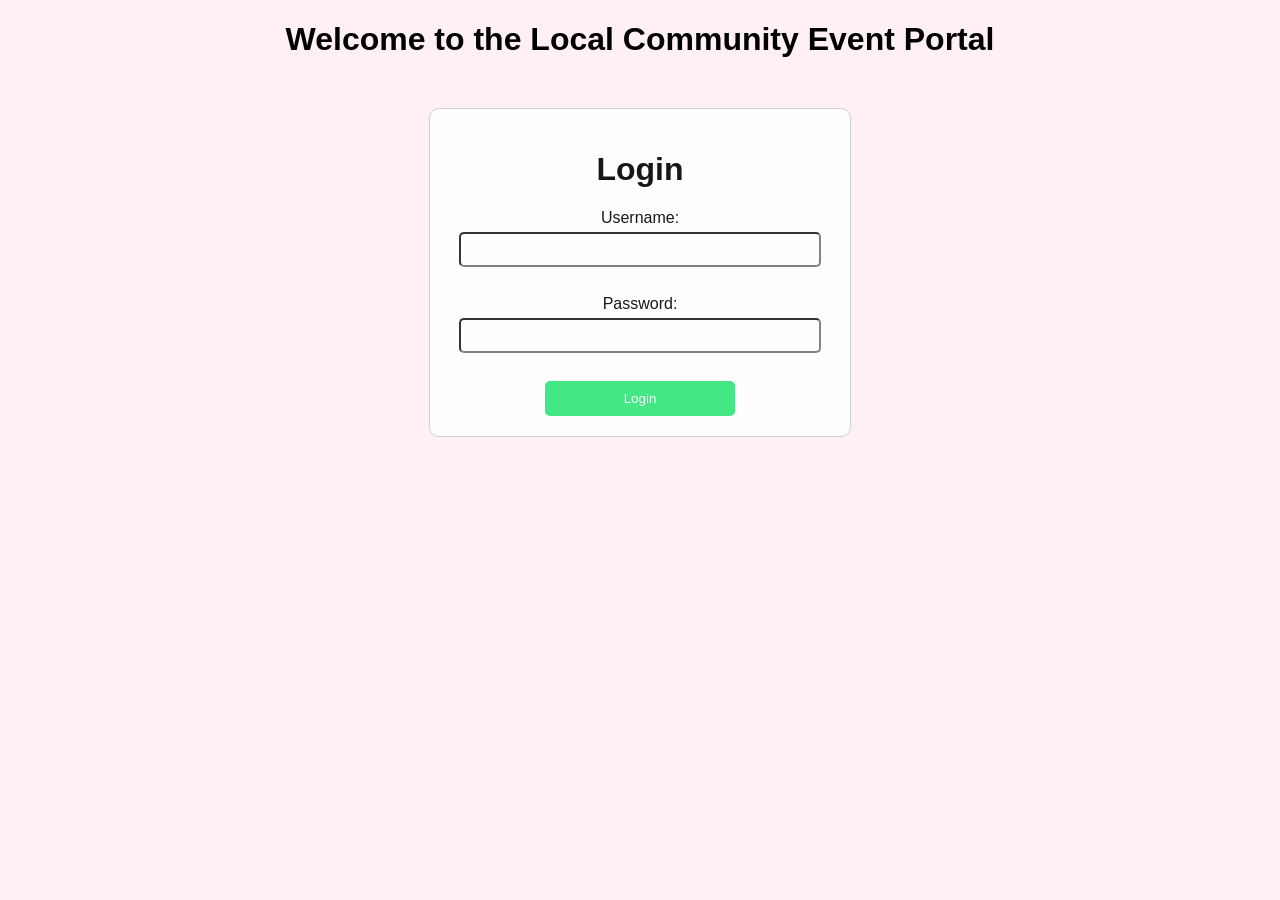
<file: Module 1 -HTML5/Local-Community-Event-Portal/login.html>
<!DOCTYPE html>
<html lang="en">
<head>
    <meta charset="UTF-8">
    <meta name="viewport" content="width=device-width, initial-scale=1.0">
    <title>Login - Local Community Event Portal</title>
    <link rel="stylesheet" href="style.css">
</head>
<body>
    <header>
        <h1 align="center">Welcome to the Local Community Event Portal</h1>
    </header>
    <main>
    
        <form action="login-welcome-banner.html" method="post">
            <h1 align="center">Login</h1>
            <label for="username">Username:</label>
            <input type="text" id="username" name="username" required><br><br>
            <label for="password">Password:</label>
            <input type="password" id="password" name="password" required><br><br>
            <button type="submit" value="Login">Login</button>
        </form>
    
    </main>
</body>
</html>
</file>
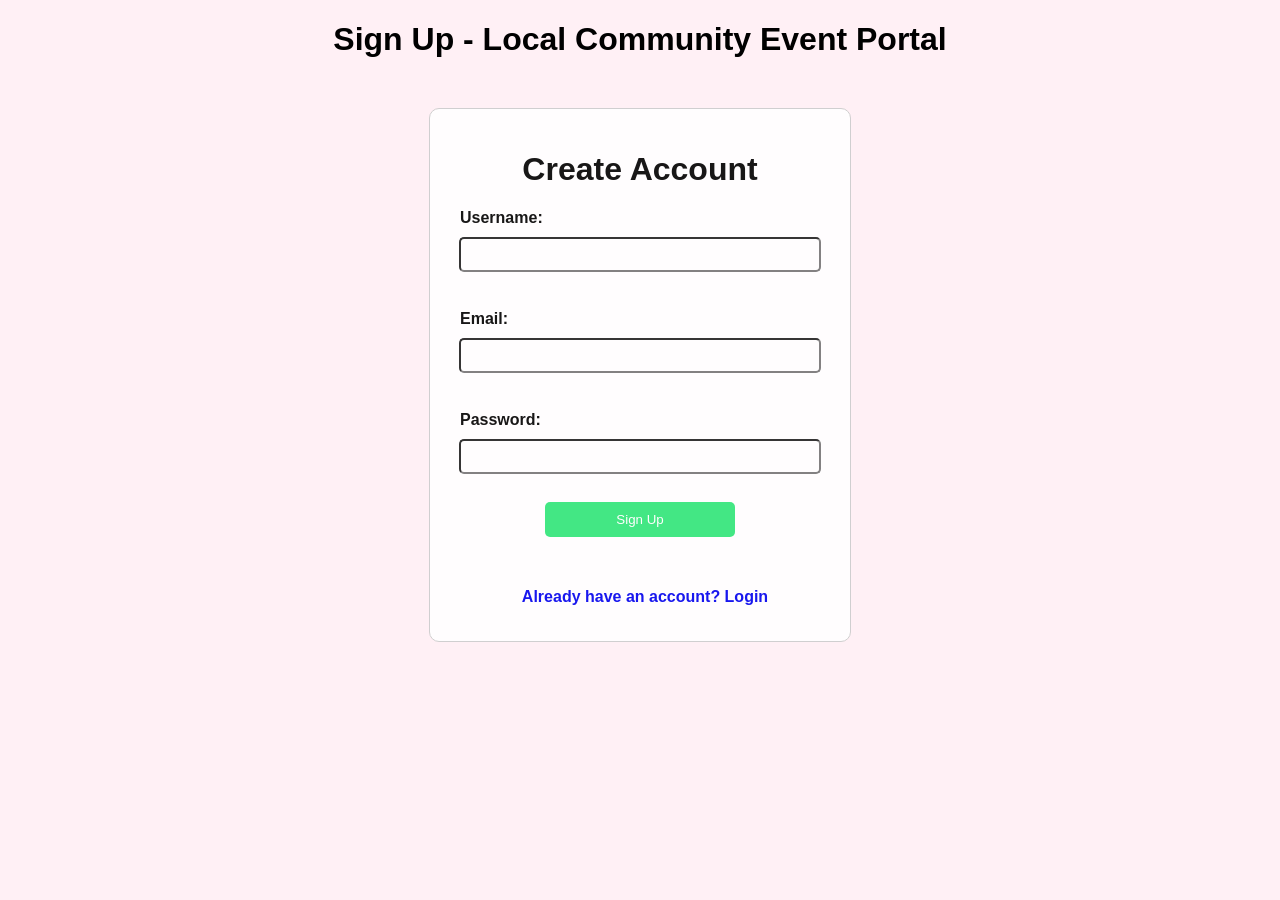
<file: Module 1 -HTML5/Local-Community-Event-Portal/signup.html>
<!DOCTYPE html>
<html lang="en">
<head>
    <meta charset="UTF-8">
    <meta name="viewport" content="width=device-width, initial-scale=1.0">
    <title>Sign Up - Local Community Event Portal</title>
    <link rel="stylesheet" href="style.css">
    <style>
        form {
            label{
                display: block;
                margin: 10px;
                font-weight: bold;
                text-align: left;
            }
        }
        a{
            text-decoration: none;
            
            font-weight: bold;
            display: inline-block;
            margin: 10px;
            align-items: center;
            padding: 5px 10px;
            border-radius: 10px;
        }
    </style>
</head>
<body>
    <header>
        <h1 align="center">Sign Up - Local Community Event Portal</h1>
    </header>
    <main>
        <form action="login.html" method="post">
            <h1 align="center">Create Account</h1>
            <label for="username">Username:</label>
            <input type="text" id="username" name="username" required><br><br>
            <label for="email">Email:</label>
            <input type="email" id="email" name="email" required><br><br>
            <label for="password">Password:</label>
            <input type="password" id="password" name="password" required><br><br>
            <button type="submit" value="Sign Up">Sign Up</button><br><br>
            <a href="login.html" style="margin-left: 20px;">Already have an account? Login </a>
        </form>
    </main>
</body>
</html>
</file>
<file: Module 1 -CSS/Local-Community-Event-Portal/style.css>
﻿/* Set the overall page background color and default font */
body {
    background-color: lavenderblush;
    font-family: Arial, sans-serif;
}

/* Style the main content section */
main {
    text-align: center;

    /* Center images inside the main section */
    .image {
        display: block;
        margin: 20px auto;
        max-width: 100%;
        height: auto;
    }
}

/* Style for highlighted images */
.highlight {
    display: block;          /* Makes the image behave like a block element */
    margin: 20px auto;       /* Centers the image horizontally */
    max-width: 100%;         /* Prevents image from overflowing its container */
    height: 200px;           /* Fixed height */
    width: 200px;            /* Fixed width */
}

/* Form container styling */
form {
    width: 380px;                    /* Fixed form width */
    align-items: center;             /* Align items inside the form */
    margin: 50px auto;               /* Center the form horizontally */
    border: 1px solid #ccc;          /* Light gray border */
    padding: 20px;                   /* Space inside the form */
    background-color: white;         /* White background */
    opacity: 0.9;                    /* Slight transparency */
    border-radius: 10px;             /* Rounded corners */

    /* Style form labels */
    label {
        display: block;              /* Place each label on a new line */
        margin-bottom: 5px;          /* Space below labels */
    }

    /* Style form input fields */
    input {
        padding: 8px;                /* Inner spacing */
        width: 90%;                  /* Input width relative to form */
        margin-bottom: 10px;         /* Space between inputs */
        border-radius: 5px;          /* Rounded corners */
    }

    /* Style submit button */
    button {
        padding: 10px 20px;          /* Button padding */
        background-color: rgb(47, 231, 120); /* Green background */
        color: white;                /* White text */
        border: none;                /* Remove default border */
        cursor: pointer;             /* Show pointer on hover */
        width: 50%;                  /* Button width */
        display: block;              /* Block-level element */
        margin: 0 auto;              /* Center the button */
        border-radius: 5px;          /* Rounded corners */
    }
}
</file>
<file: Module 1 -HTML5/Local-Community-Event-Portal/style.css>
body{
    background-color:lavenderblush;
    font-family: Arial, sans-serif;
}

main {
    text-align: center;
    .image {
    display: block;
    margin: 20px auto;
    max-width: 100%;
    height: auto;
}
}

.highlight {
    display: block;
    margin: 20px auto;
    max-width: 100%;
    height: 200px;
    width: 200px;
}

form{
    width: 380px;
    align-items: center;
    margin: 50px auto;
    border: 1px solid #ccc;
    padding: 20px;
    background-color: white;
    opacity: 0.9;
    border-radius: 10px;
    label{
        display: block;
        margin-bottom: 5px;
    }
    input{
        padding: 8px;
        width: 90%;
        margin-bottom: 10px;
        border-radius: 5px;
    }
    button{
        padding: 10px 20px;
        background-color: rgb(47, 231, 120);
        color: white;
        border: none;
        cursor: pointer;
        width: 50%;
        display: block;
        margin: 0 auto;
        border-radius: 5px;
    }
    

}
</file>
